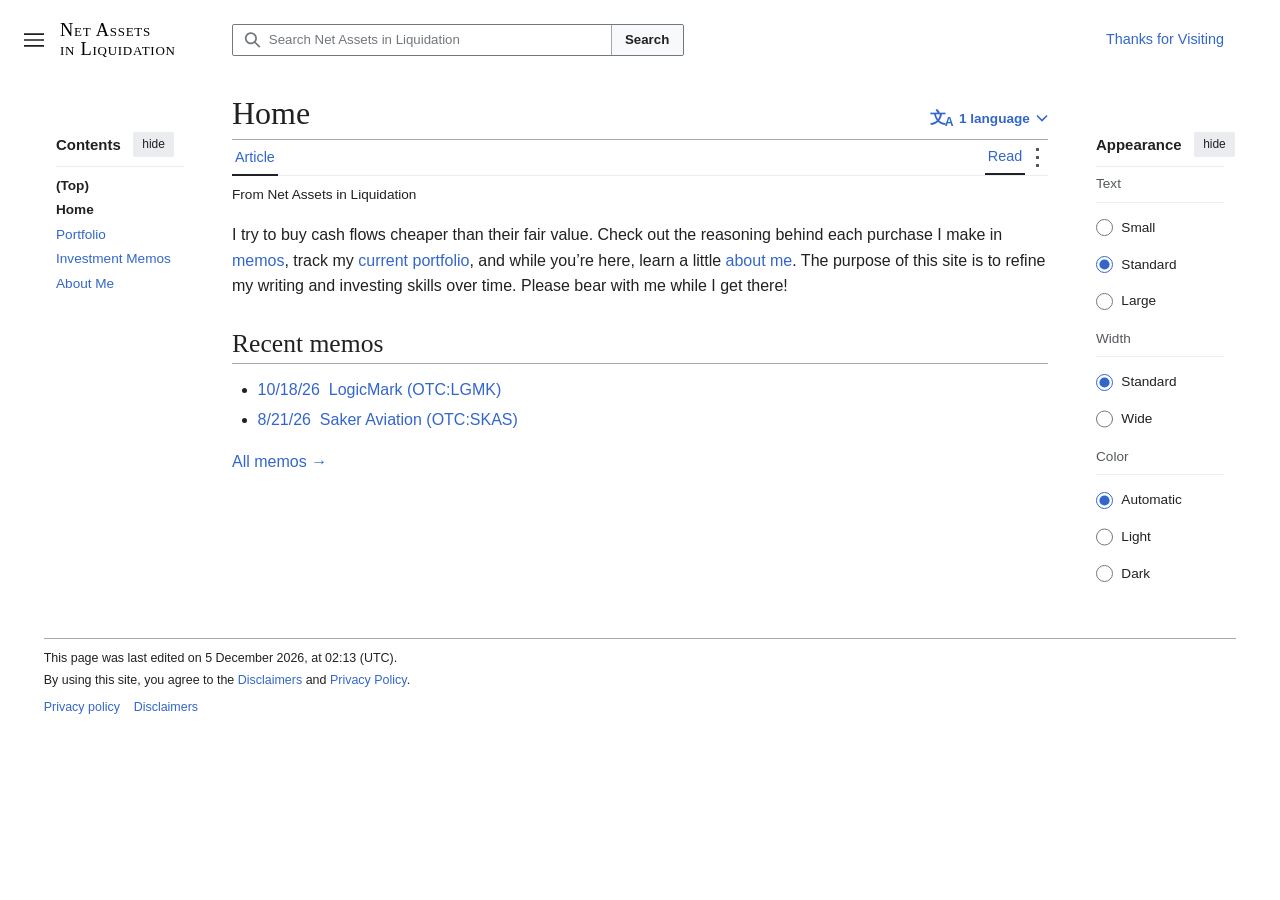
<file: index.html>
<!doctype html>
<html lang="en">
<head>
<meta charset="utf-8">
<meta name="viewport" content="width=device-width, initial-scale=1">
<title>Net Assets in Liquidation</title>
<meta name="description" content="Essays, investment memos and portfolio of Karate Loner Xi.">
<link rel="icon" href="assets/favicon.ico?v=11" type="image/x-icon">
<link rel="stylesheet" href="css/style.css?v=38571c">
<script src="js/main.js?v=898658"></script>
</head>
<body data-root="" data-page="home">
<main>
<h1>Home</h1>
<p>I try to buy cash flows cheaper than their fair value. Check out the reasoning behind each purchase I make in <a href="memos/index.html">memos</a>, track my <a href="portfolio.html">current portfolio</a>, and while you&rsquo;re here, learn a little <a href="about.html">about me</a>. The purpose of this site is to refine my writing and investing skills over time. Please bear with me while I get there!</p>

<h2>Recent memos</h2>
<ul class="index" data-memos data-limit="2"></ul>
<p><a href="memos/index.html">All memos &rarr;</a></p>
</main>

</body>
</html>
</file>
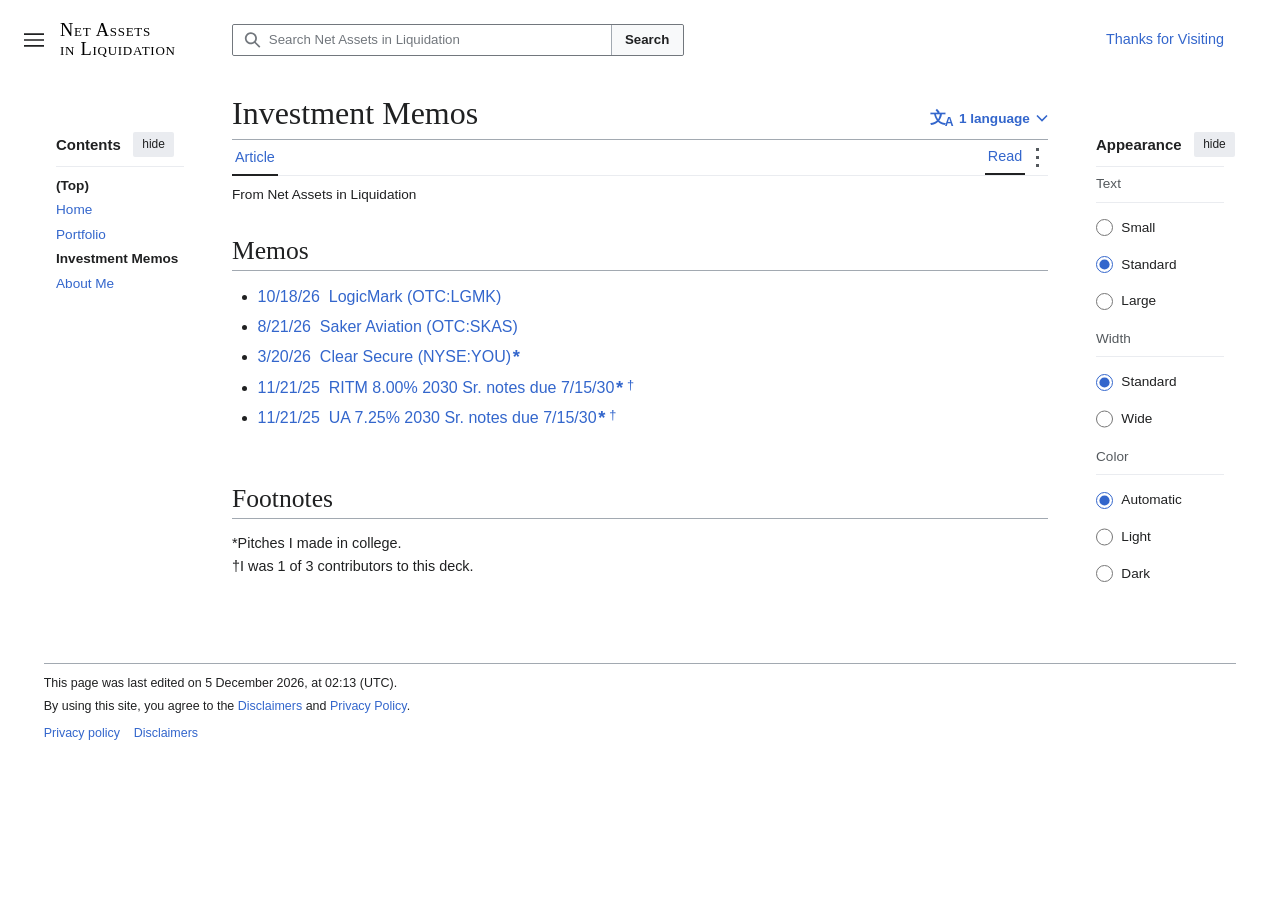
<file: memos/index.html>
<!doctype html>
<html lang="en">
<head>
<meta charset="utf-8">
<meta name="viewport" content="width=device-width, initial-scale=1">
<title>Investment Memos — Net Assets in Liquidation</title>
<meta name="description" content="Investment memos, newest first.">
<link rel="icon" href="../assets/favicon.ico?v=11" type="image/x-icon">
<link rel="stylesheet" href="../css/style.css?v=38571c">
<script src="../js/main.js?v=898658"></script>
</head>
<body data-root="../" data-page="memos">
<main>
<h1>Investment Memos</h1>
<h2>Memos</h2>
<ul class="index" data-memos></ul>

<div class="note-block">
  <h2>Footnotes</h2>
  <p id="college-note">*Pitches I made in college.</p>
  <p id="contrib-note">&dagger;I was 1 of 3 contributors to this deck.</p>
</div>
</main>

</body>
</html>
</file>
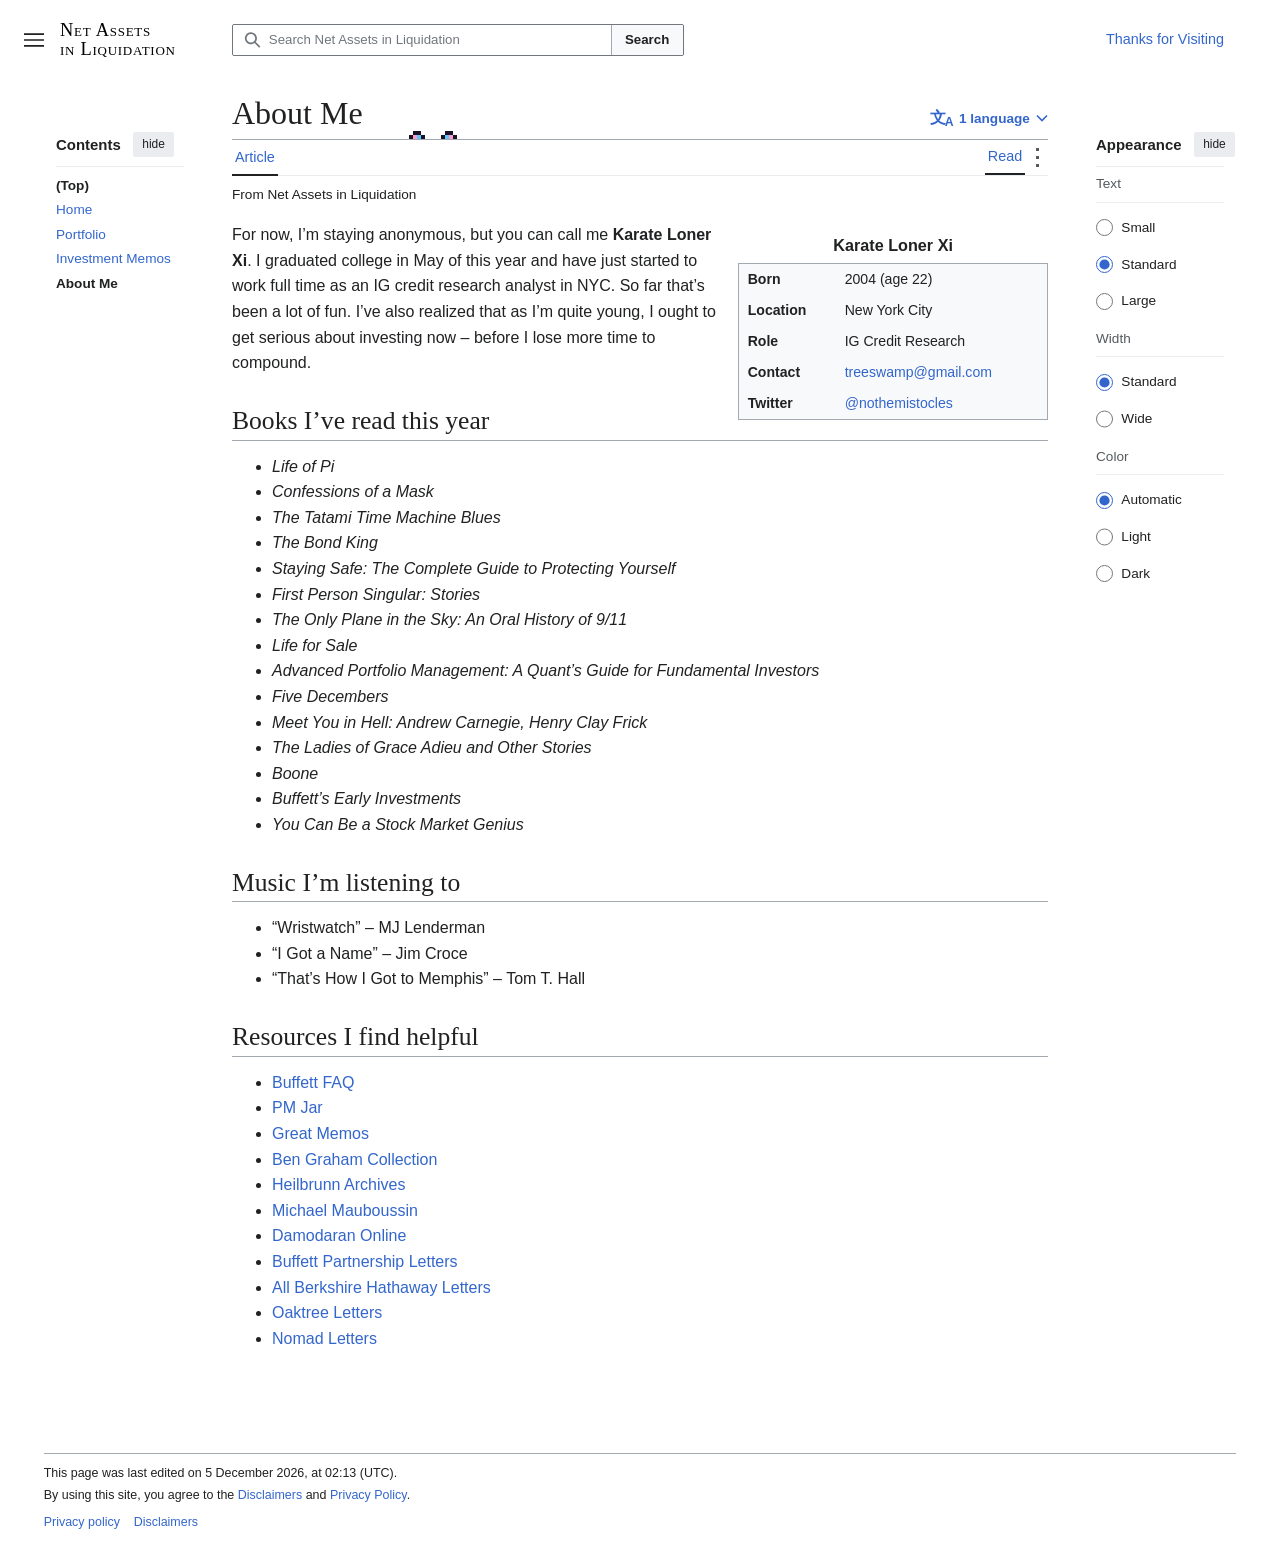
<file: about.html>
<!doctype html>
<html lang="en">
<head>
<meta charset="utf-8">
<meta name="viewport" content="width=device-width, initial-scale=1">
<title>About Me — Net Assets in Liquidation</title>
<meta name="description" content="About Karate Loner Xi.">
<link rel="icon" href="assets/favicon.ico?v=11" type="image/x-icon">
<link rel="stylesheet" href="css/style.css?v=38571c">
<script src="js/main.js?v=898658"></script>
<script src="js/piixpal.min.js" defer></script>
</head>
<body data-root="" data-page="about">
<main>
<h1>About Me<span class="rule-anchor"><piix-pal pal="lurk"></piix-pal></span></h1>

<table class="infobox">
  <caption>Karate Loner Xi</caption>
  <tr><th>Born</th><td>2004 (age 22)</td></tr>
  <tr><th>Location</th><td>New York City</td></tr>
  <tr><th>Role</th><td>IG Credit Research</td></tr>
  <tr><th>Contact</th><td><a href="mailto:treeswamp@gmail.com">treeswamp@gmail.com</a></td></tr>
  <tr><th>Twitter</th><td><a href="https://x.com/nothemistocles">@nothemistocles</a></td></tr>
</table>

<p>For now, I&rsquo;m staying anonymous, but you can call me <b>Karate Loner Xi</b>. I graduated college in May of this year and have just started to work full time as an IG credit research analyst in NYC. So far that&rsquo;s been a lot of fun. I&rsquo;ve also realized that as I&rsquo;m quite young, I ought to get serious about investing now &ndash; before I lose more time to compound.</p>

<h2 id="books">Books I&rsquo;ve read this year</h2>
<ul>
  <li><i>Life of Pi</i></li>
  <li><i>Confessions of a Mask</i></li>
  <li><i>The Tatami Time Machine Blues</i></li>
  <li><i>The Bond King</i></li>
  <li><i>Staying Safe: The Complete Guide to Protecting Yourself</i></li>
  <li><i>First Person Singular: Stories</i></li>
  <li><i>The Only Plane in the Sky: An Oral History of 9/11</i></li>
  <li><i>Life for Sale</i></li>
  <li><i>Advanced Portfolio Management: A Quant&rsquo;s Guide for Fundamental Investors</i></li>
  <li><i>Five Decembers</i></li>
  <li><i>Meet You in Hell: Andrew Carnegie, Henry Clay Frick</i></li>
  <li><i>The Ladies of Grace Adieu and Other Stories</i></li>
  <li><i>Boone</i></li>
  <li><i>Buffett&rsquo;s Early Investments</i></li>
  <li><i>You Can Be a Stock Market Genius</i></li>
</ul>

<h2 id="music">Music I&rsquo;m listening to</h2>
<ul>
  <li>&ldquo;Wristwatch&rdquo; &ndash; MJ Lenderman</li>
  <li>&ldquo;I Got a Name&rdquo; &ndash; Jim Croce</li>
  <li>&ldquo;That&rsquo;s How I Got to Memphis&rdquo; &ndash; Tom T. Hall</li>
</ul>

<h2 id="resources">Resources I find helpful</h2>
<ul>
  <li><a href="https://buffettfaq.com/">Buffett FAQ</a></li>
  <li><a href="http://www.pmjar.com/">PM Jar</a></li>
  <li><a href="https://greatmemos.com/">Great Memos</a></li>
  <li><a href="https://www.ivey.uwo.ca/bengrahaminvesting/resources/ben-graham-collection/">Ben Graham Collection</a></li>
  <li><a href="https://business.columbia.edu/heilbrunn/resources/archives">Heilbrunn Archives</a></li>
  <li><a href="https://www.michaelmauboussin.com/#writing">Michael Mauboussin</a></li>
  <li><a href="https://pages.stern.nyu.edu/~adamodar/">Damodaran Online</a></li>
  <li><a href="assets/letters/buffett-partnership-letters.pdf">Buffett Partnership Letters</a></li>
  <li><a href="assets/letters/berkshire-hathaway-letters.pdf">All Berkshire Hathaway Letters</a></li>
  <li><a href="assets/letters/oaktree.pdf">Oaktree Letters</a></li>
  <li><a href="assets/letters/nomad-letters.pdf">Nomad Letters</a></li>
</ul>
</main>

</body>
</html>
</file>
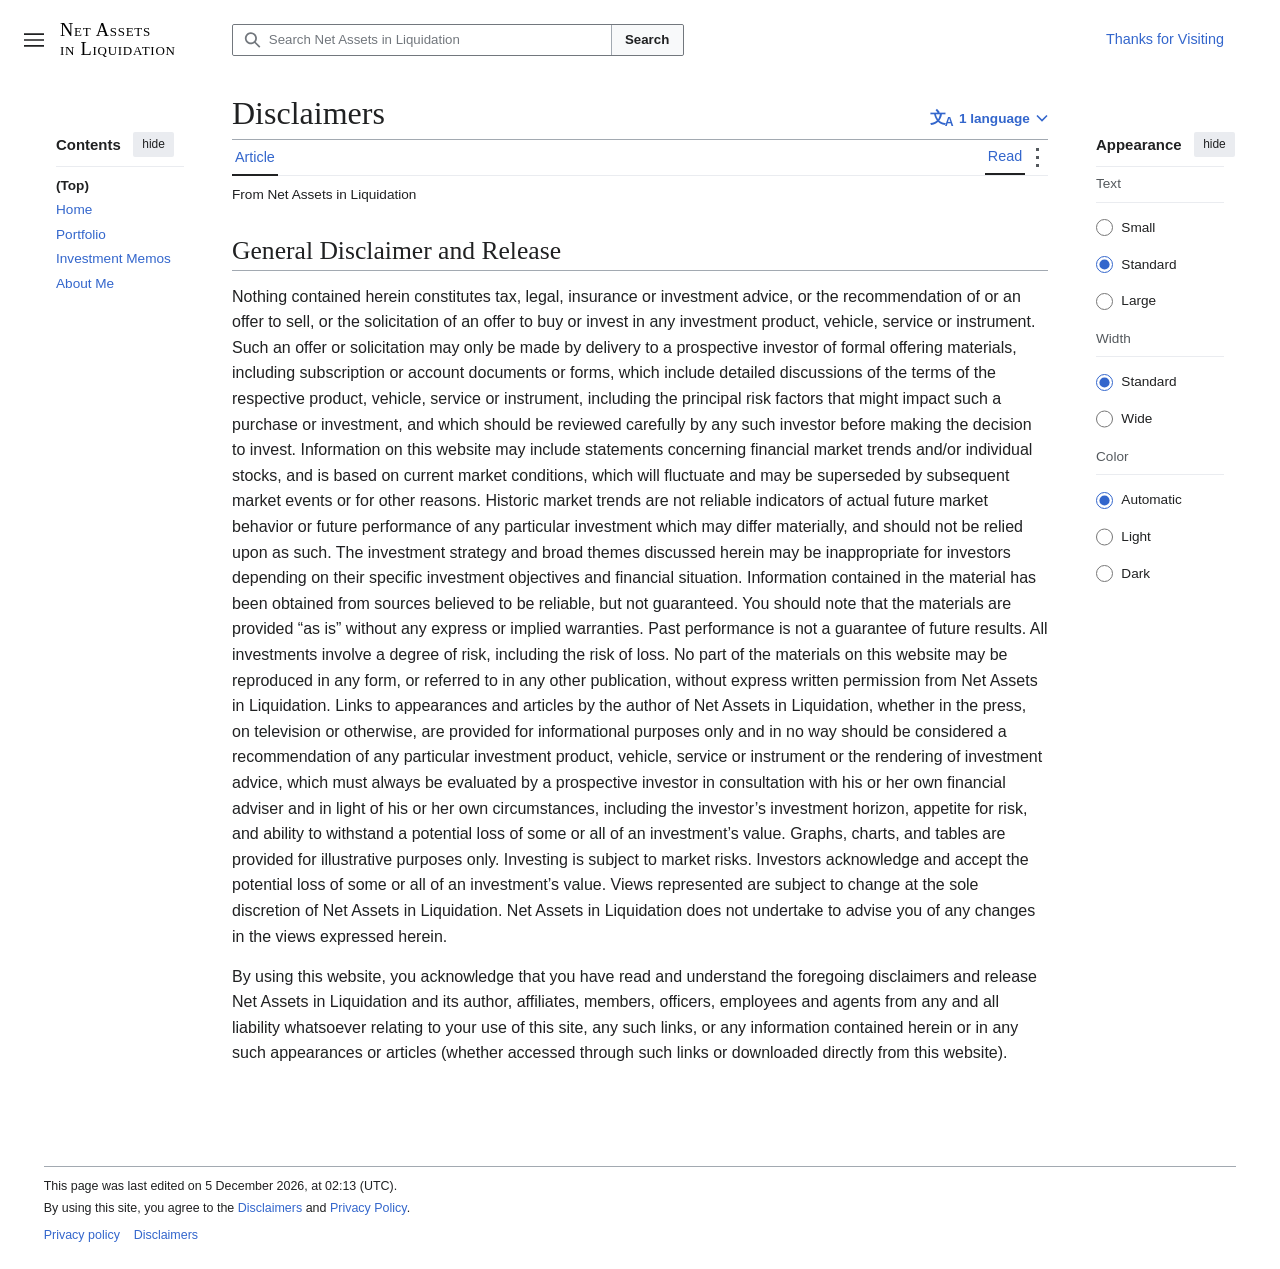
<file: disclaimer.html>
<!doctype html>
<html lang="en">
<head>
<meta charset="utf-8">
<meta name="viewport" content="width=device-width, initial-scale=1">
<title>Disclaimers — Net Assets in Liquidation</title>
<link rel="icon" href="assets/favicon.ico?v=11" type="image/x-icon">
<link rel="stylesheet" href="css/style.css?v=38571c">
<script src="js/main.js?v=898658"></script>
</head>
<body data-root="" data-page="">
<main>
<h1>Disclaimers</h1>
<h2>General Disclaimer and Release</h2>
<p>Nothing contained herein constitutes tax, legal, insurance or investment advice, or the recommendation of or an offer to sell, or the solicitation of an offer to buy or invest in any investment product, vehicle, service or instrument. Such an offer or solicitation may only be made by delivery to a prospective investor of formal offering materials, including subscription or account documents or forms, which include detailed discussions of the terms of the respective product, vehicle, service or instrument, including the principal risk factors that might impact such a purchase or investment, and which should be reviewed carefully by any such investor before making the decision to invest. Information on this website may include statements concerning financial market trends and/or individual stocks, and is based on current market conditions, which will fluctuate and may be superseded by subsequent market events or for other reasons. Historic market trends are not reliable indicators of actual future market behavior or future performance of any particular investment which may differ materially, and should not be relied upon as such. The investment strategy and broad themes discussed herein may be inappropriate for investors depending on their specific investment objectives and financial situation. Information contained in the material has been obtained from sources believed to be reliable, but not guaranteed. You should note that the materials are provided “as is” without any express or implied warranties. Past performance is not a guarantee of future results. All investments involve a degree of risk, including the risk of loss. No part of the materials on this website may be reproduced in any form, or referred to in any other publication, without express written permission from Net Assets in Liquidation. Links to appearances and articles by the author of Net Assets in Liquidation, whether in the press, on television or otherwise, are provided for informational purposes only and in no way should be considered a recommendation of any particular investment product, vehicle, service or instrument or the rendering of investment advice, which must always be evaluated by a prospective investor in consultation with his or her own financial adviser and in light of his or her own circumstances, including the investor’s investment horizon, appetite for risk, and ability to withstand a potential loss of some or all of an investment’s value. Graphs, charts, and tables are provided for illustrative purposes only. Investing is subject to market risks. Investors acknowledge and accept the potential loss of some or all of an investment’s value. Views represented are subject to change at the sole discretion of Net Assets in Liquidation. Net Assets in Liquidation does not undertake to advise you of any changes in the views expressed herein.</p>
<p>By using this website, you acknowledge that you have read and understand the foregoing disclaimers and release Net Assets in Liquidation and its author, affiliates, members, officers, employees and agents from any and all liability whatsoever relating to your use of this site, any such links, or any information contained herein or in any such appearances or articles (whether accessed through such links or downloaded directly from this website).</p>
</main>
</body>
</html>
</file>
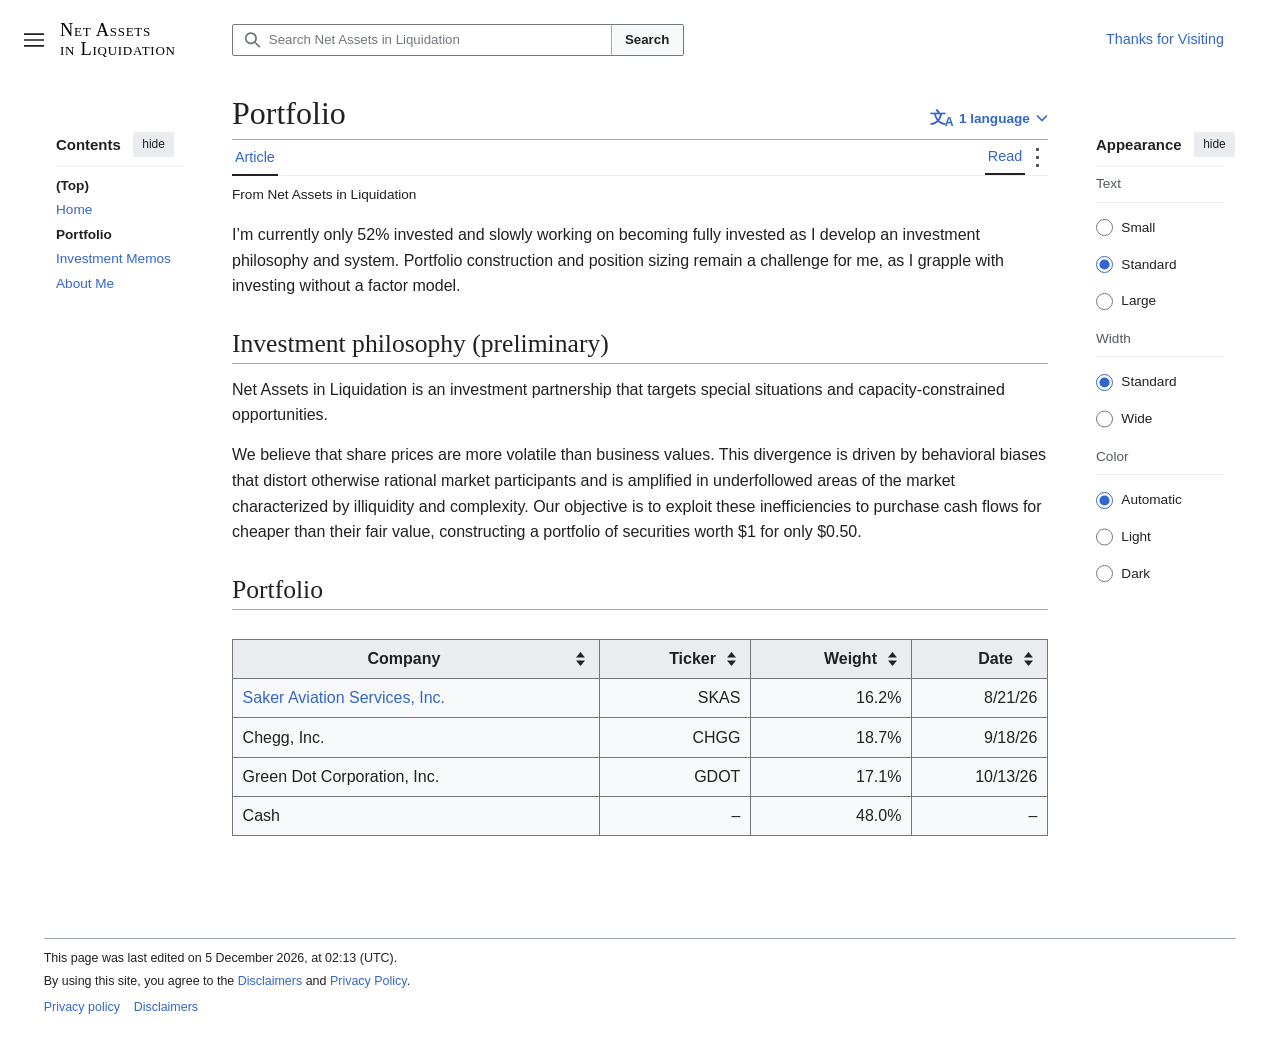
<file: portfolio.html>
<!doctype html>
<html lang="en">
<head>
<meta charset="utf-8">
<meta name="viewport" content="width=device-width, initial-scale=1">
<title>Portfolio — Net Assets in Liquidation</title>
<meta name="description" content="Companies invested in and projects built.">
<link rel="icon" href="assets/favicon.ico?v=11" type="image/x-icon">
<link rel="stylesheet" href="css/style.css?v=38571c">
<script src="js/main.js?v=898658"></script>
</head>
<body data-root="" data-page="portfolio">
<main>
<h1>Portfolio</h1>
<p>I&rsquo;m currently only 52% invested and slowly working on becoming fully invested as I develop an investment philosophy and system. Portfolio construction and position sizing remain a challenge for me, as I grapple with investing without a factor model.</p>

<h2>Investment philosophy (preliminary)</h2>
<p>Net Assets in Liquidation is an investment partnership that targets special situations and capacity-constrained opportunities.</p>
<p>We believe that share prices are more volatile than business values. This divergence is driven by behavioral biases that distort otherwise rational market participants and is amplified in underfollowed areas of the market characterized by illiquidity and complexity. Our objective is to exploit these inefficiencies to purchase cash flows for cheaper than their fair value, constructing a portfolio of securities worth $1 for only $0.50.</p>

<h2>Portfolio</h2>
<div class="table-wrap">
<table class="data">
  <thead><tr><th>Company</th><th>Ticker</th><th>Weight</th><th>Date</th></tr></thead>
  <tbody>
    <tr><td><a href="memos/saker-aviation.html">Saker Aviation Services, Inc.</a></td><td>SKAS</td><td>16.2%</td><td>8/21/26</td></tr>
    <tr><td>Chegg, Inc.</td><td>CHGG</td><td>18.7%</td><td>9/18/26</td></tr>
    <tr><td>Green Dot Corporation, Inc.</td><td>GDOT</td><td>17.1%</td><td>10/13/26</td></tr>
    <tr><td>Cash</td><td>&ndash;</td><td>48.0%</td><td>&ndash;</td></tr>
  </tbody>
</table>
</div>

</main>

</body>
</html>
</file>
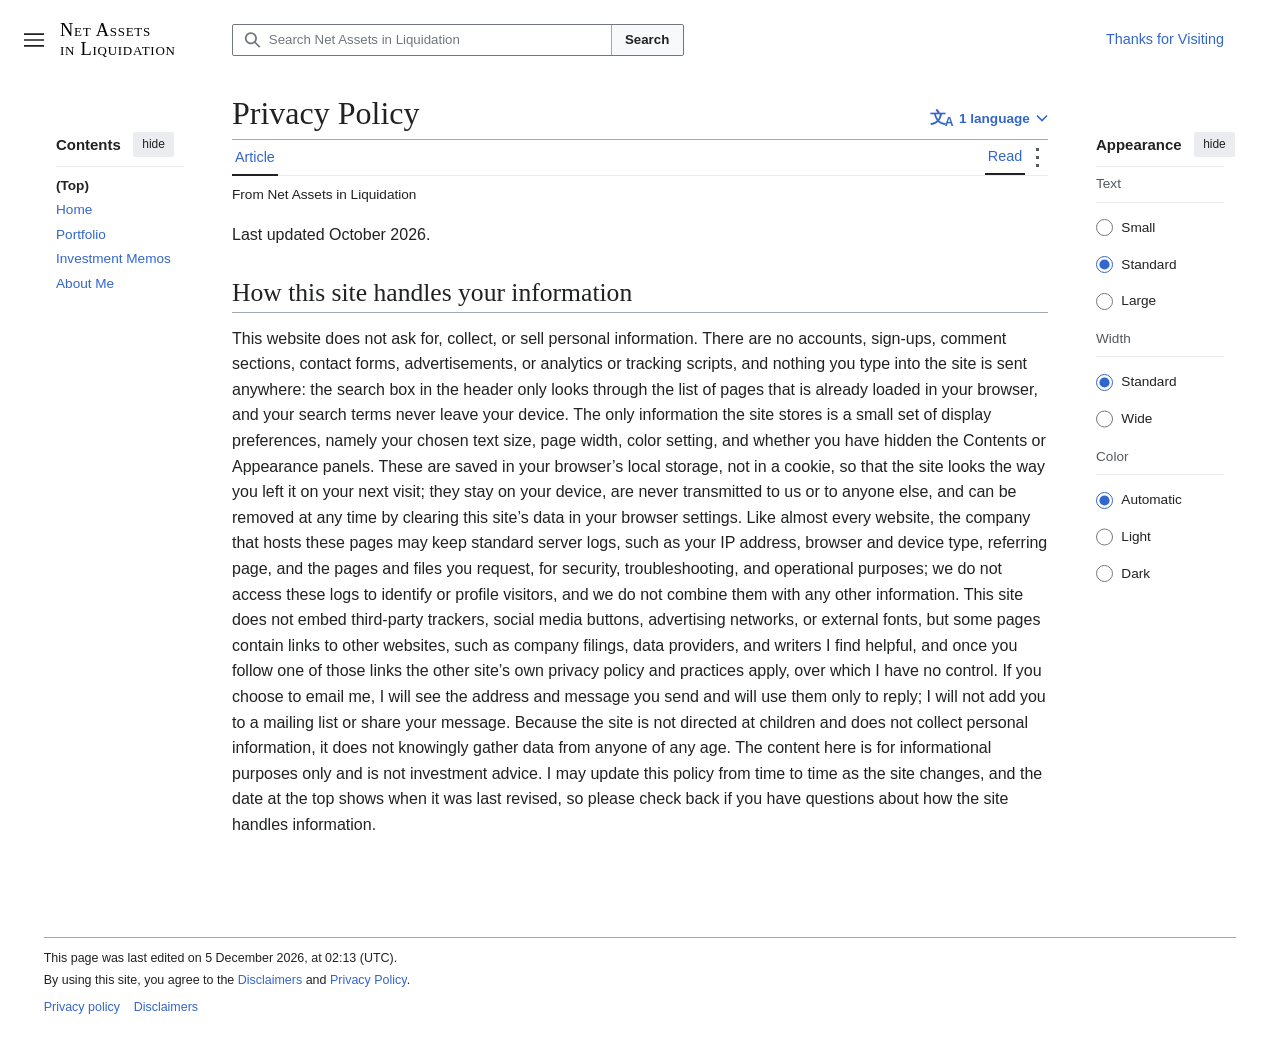
<file: privacy.html>
<!doctype html>
<html lang="en">
<head>
<meta charset="utf-8">
<meta name="viewport" content="width=device-width, initial-scale=1">
<title>Privacy Policy — Net Assets in Liquidation</title>
<link rel="icon" href="assets/favicon.ico?v=11" type="image/x-icon">
<link rel="stylesheet" href="css/style.css?v=38571c">
<script src="js/main.js?v=898658"></script>
</head>
<body data-root="" data-page="">
<main>
<h1>Privacy Policy</h1>
<p>Last updated October 2026.</p>
<h2>How this site handles your information</h2>
<p>This website does not ask for, collect, or sell personal information. There are no accounts, sign-ups, comment sections, contact forms, advertisements, or analytics or tracking scripts, and nothing you type into the site is sent anywhere: the search box in the header only looks through the list of pages that is already loaded in your browser, and your search terms never leave your device. The only information the site stores is a small set of display preferences, namely your chosen text size, page width, color setting, and whether you have hidden the Contents or Appearance panels. These are saved in your browser&rsquo;s local storage, not in a cookie, so that the site looks the way you left it on your next visit; they stay on your device, are never transmitted to us or to anyone else, and can be removed at any time by clearing this site&rsquo;s data in your browser settings. Like almost every website, the company that hosts these pages may keep standard server logs, such as your IP address, browser and device type, referring page, and the pages and files you request, for security, troubleshooting, and operational purposes; we do not access these logs to identify or profile visitors, and we do not combine them with any other information. This site does not embed third-party trackers, social media buttons, advertising networks, or external fonts, but some pages contain links to other websites, such as company filings, data providers, and writers I find helpful, and once you follow one of those links the other site&rsquo;s own privacy policy and practices apply, over which I have no control. If you choose to email me, I will see the address and message you send and will use them only to reply; I will not add you to a mailing list or share your message. Because the site is not directed at children and does not collect personal information, it does not knowingly gather data from anyone of any age. The content here is for informational purposes only and is not investment advice. I may update this policy from time to time as the site changes, and the date at the top shows when it was last revised, so please check back if you have questions about how the site handles information.</p>
</main>
</body>
</html>
</file>
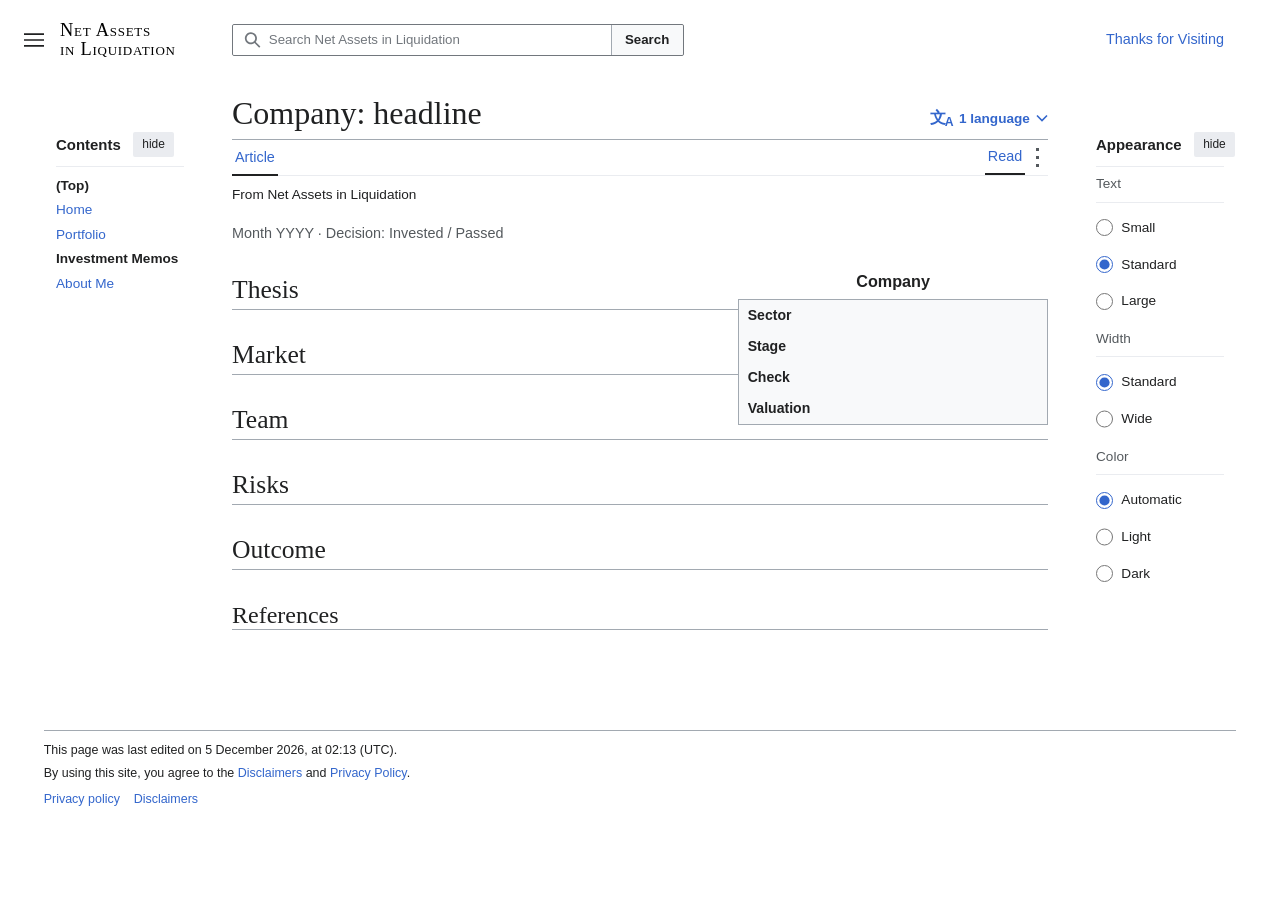
<file: memos/_template.html>
<!doctype html>
<html lang="en">
<head>
<meta charset="utf-8">
<meta name="viewport" content="width=device-width, initial-scale=1">
<title>Company: headline — Net Assets in Liquidation</title>
<meta name="description" content="One-sentence summary of the memo.">
<link rel="icon" href="../assets/favicon.ico?v=11" type="image/x-icon">
<link rel="stylesheet" href="../css/style.css?v=38571c">
<script src="../js/main.js?v=898658"></script>
</head>
<body data-root="../" data-page="memos">
<article>
<h1>Company: headline</h1>
<p class="meta">Month YYYY &middot; Decision: Invested / Passed</p>

<table class="infobox">
  <caption>Company</caption>
  <tr><th>Sector</th><td></td></tr>
  <tr><th>Stage</th><td></td></tr>
  <tr><th>Check</th><td></td></tr>
  <tr><th>Valuation</th><td></td></tr>
</table>

<div class="toc"><strong>Contents</strong>
  <ol>
    <li><a href="#thesis">Thesis</a></li>
    <li><a href="#market">Market</a></li>
    <li><a href="#team">Team</a></li>
    <li><a href="#risks">Risks</a></li>
    <li><a href="#outcome">Outcome</a></li>
  </ol>
</div>

<h2 id="thesis">Thesis</h2>
<p></p>
<h2 id="market">Market</h2>
<p></p>
<h2 id="team">Team</h2>
<p></p>
<h2 id="risks">Risks</h2>
<p></p>
<h2 id="outcome">Outcome</h2>
<p></p>

<div class="footnotes"><ol></ol></div>
</article>

</body>
</html>
</file>
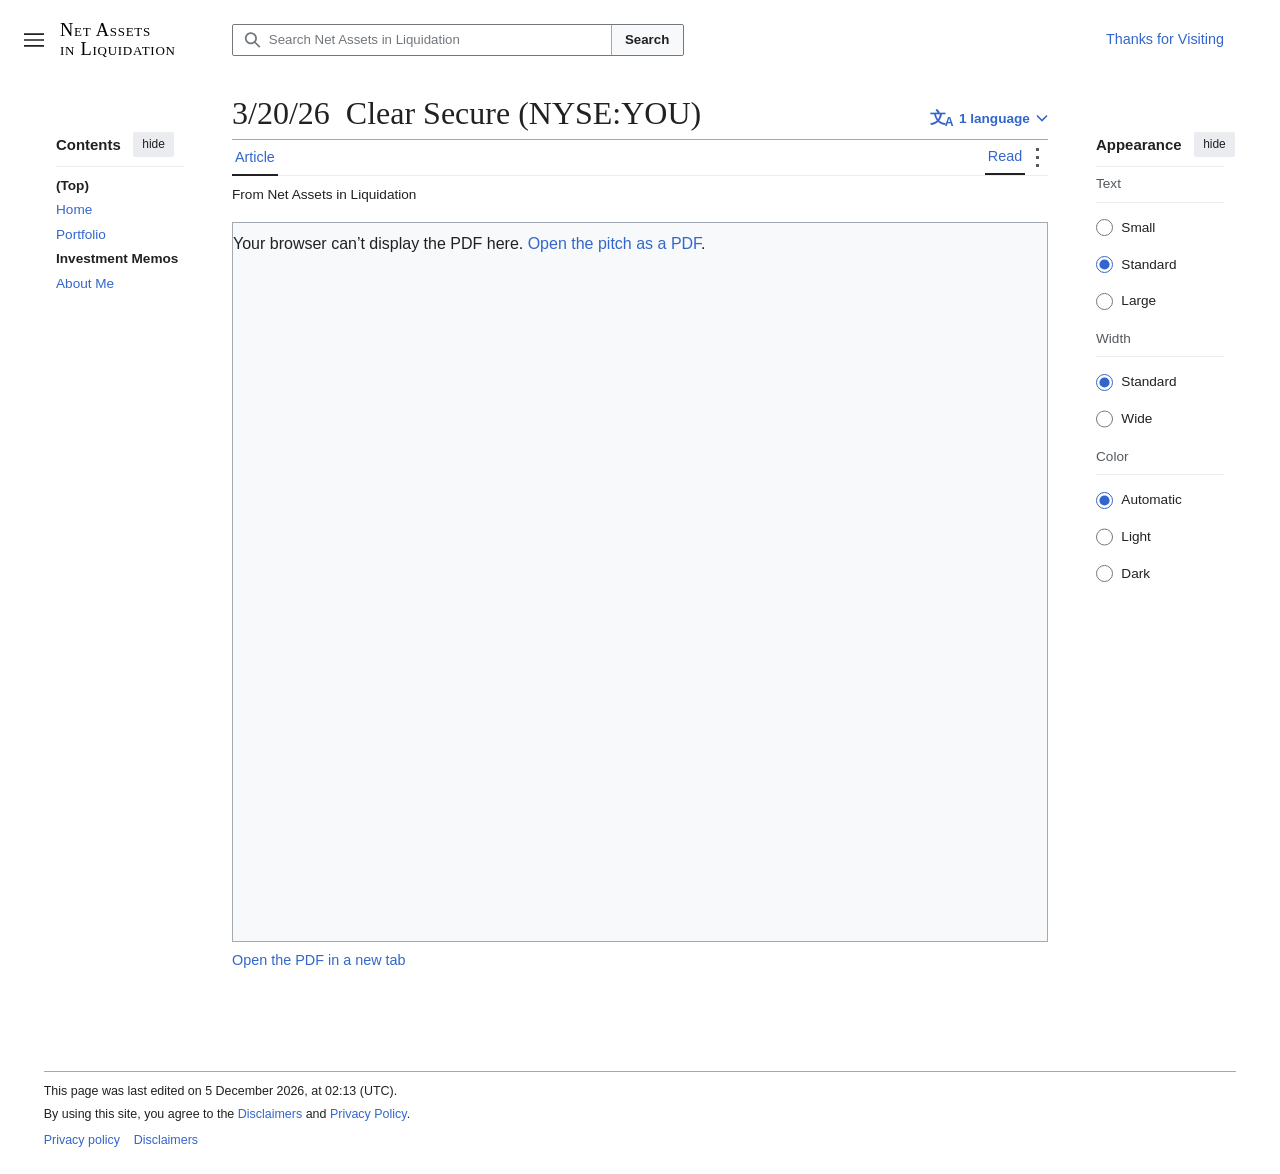
<file: memos/clear-secure.html>
<!doctype html>
<html lang="en">
<head>
<meta charset="utf-8">
<meta name="viewport" content="width=device-width, initial-scale=1">
<title>3/20/26 Clear Secure (NYSE:YOU) — Net Assets in Liquidation</title>
<meta name="description" content="College investment pitch: Sell recommendation on Clear Secure, price target $26.">
<link rel="icon" href="../assets/favicon.ico?v=11" type="image/x-icon">
<link rel="stylesheet" href="../css/style.css?v=38571c">
<script src="../js/main.js?v=898658"></script>
</head>
<body data-root="../" data-page="memos">
<article>
<h1>3/20/26&nbsp; Clear Secure (NYSE:YOU)</h1>

<object class="pdf-embed" data="../pitches/clear-secure.pdf#view=FitH" type="application/pdf" aria-label="Clear Secure investment pitch (PDF)">
  <p>Your browser can&rsquo;t display the PDF here. <a href="../pitches/clear-secure.pdf">Open the pitch as a PDF</a>.</p>
</object>
<p class="meta"><a href="../pitches/clear-secure.pdf">Open the PDF in a new tab</a></p>
</article>
</body>
</html>
</file>
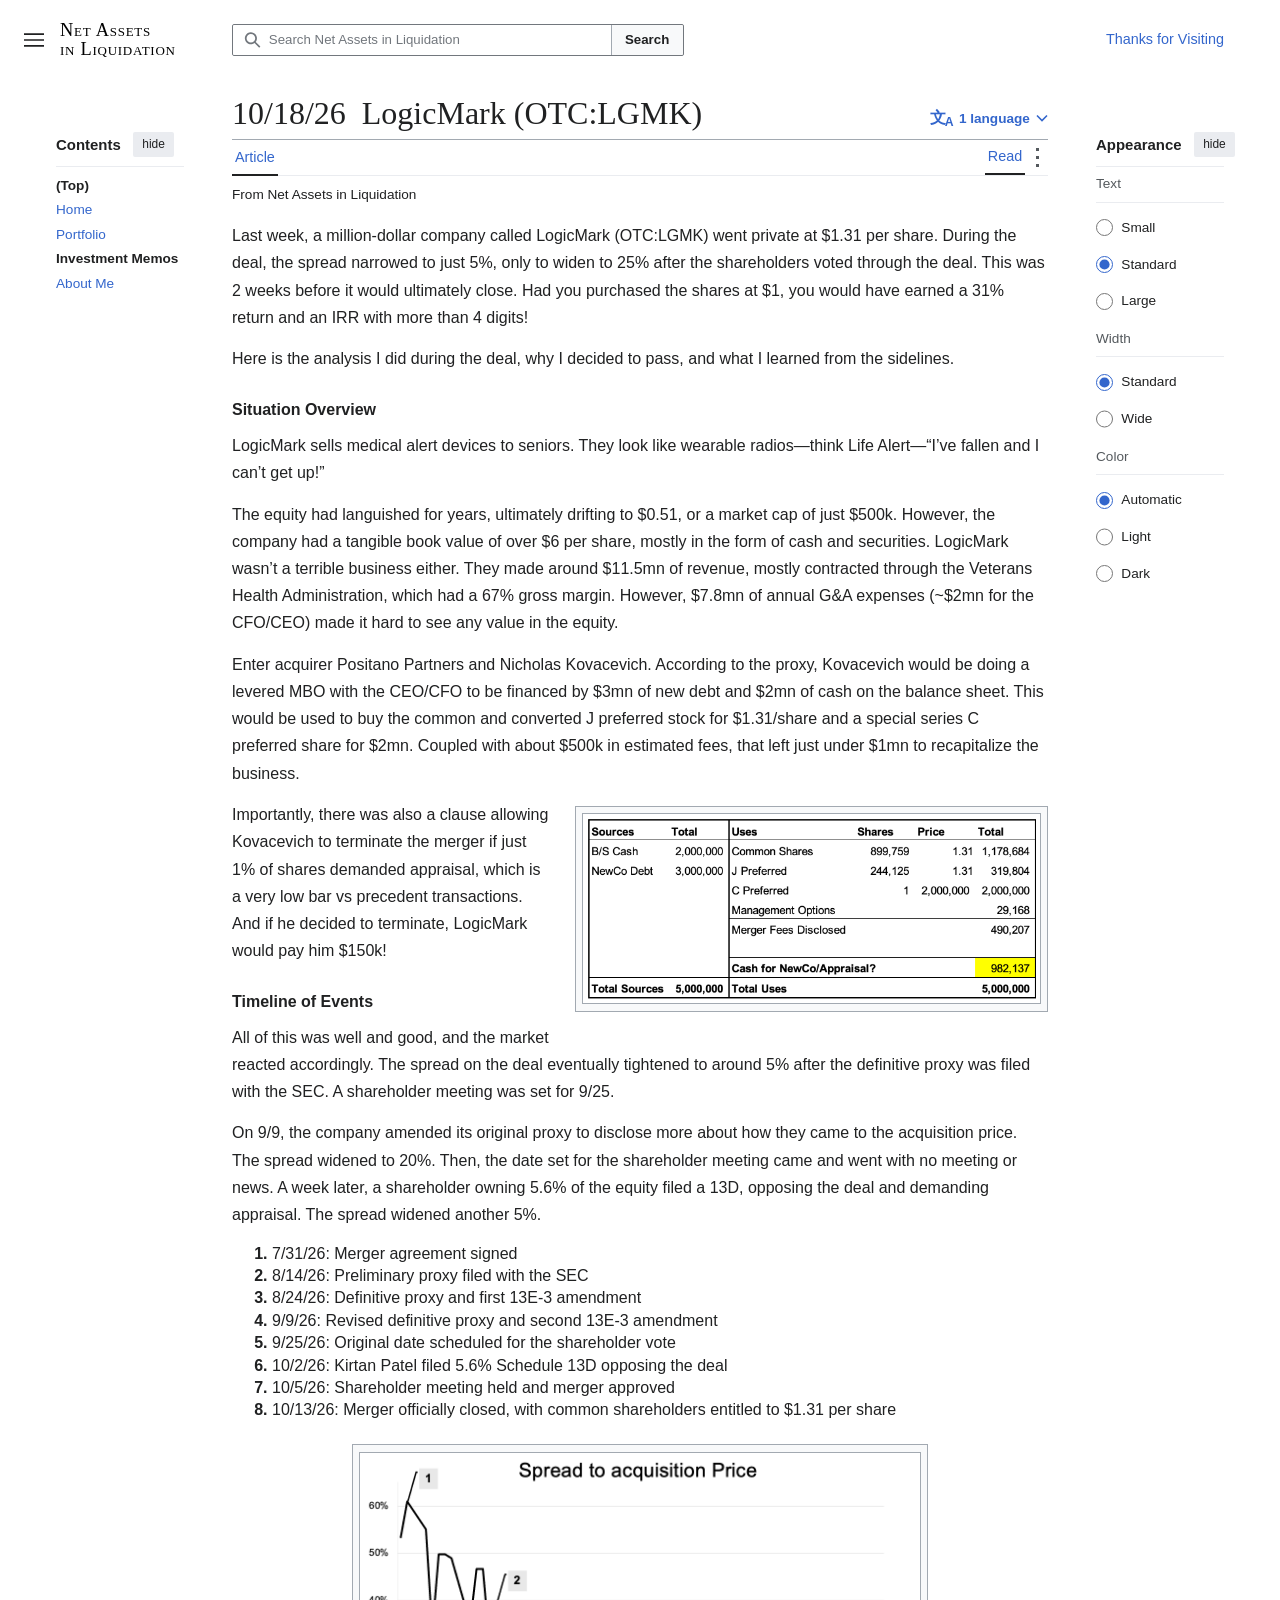
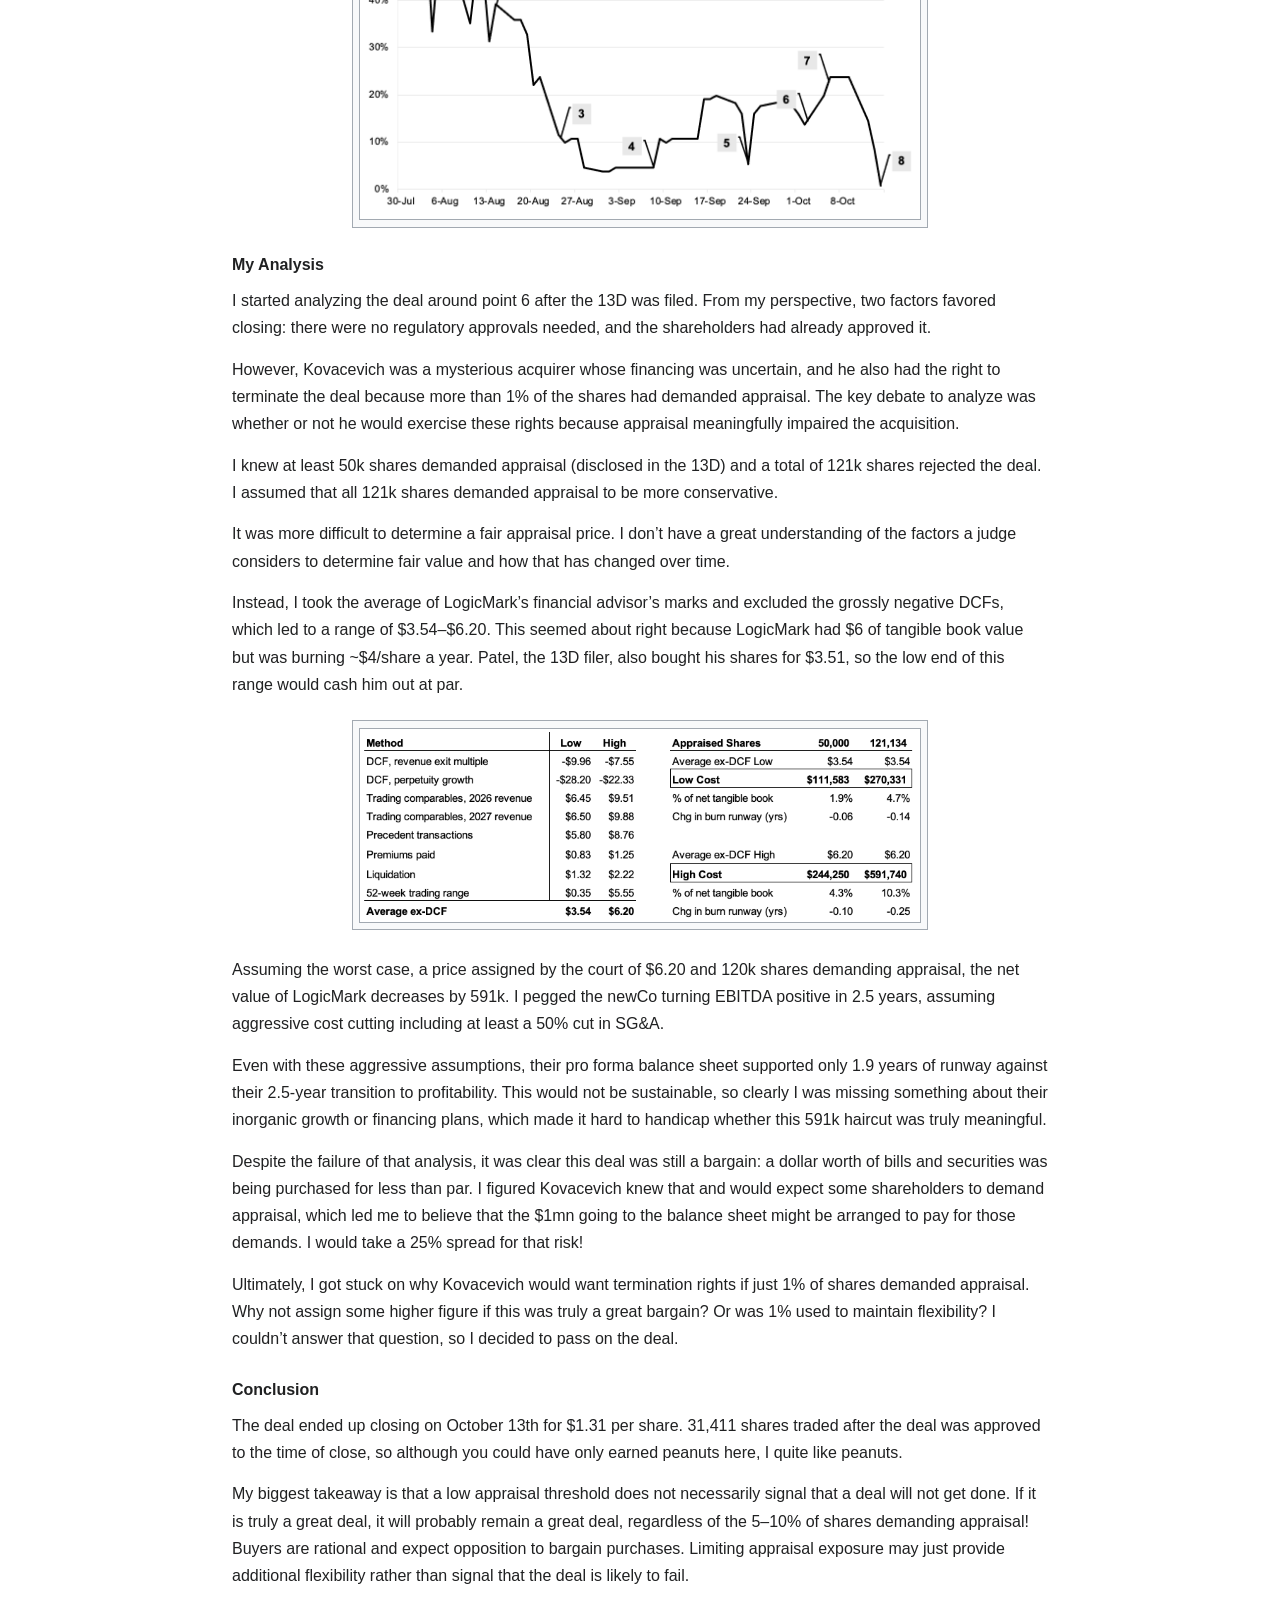
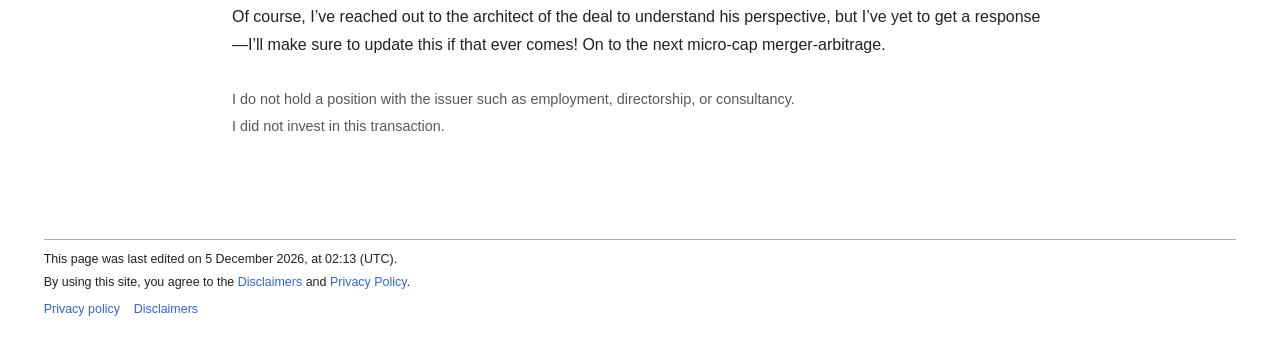
<file: memos/logicmark.html>
<!doctype html>
<html lang="en">
<head>
<meta charset="utf-8">
<meta name="viewport" content="width=device-width, initial-scale=1">
<title>10/18/26 LogicMark (OTC:LGMK) — Net Assets in Liquidation</title>
<meta name="description" content="Analysis of the LogicMark (OTC:LGMK) take-private at $1.31 per share: why I passed, and what the appraisal risk taught me.">
<link rel="icon" href="../assets/favicon.ico?v=11" type="image/x-icon">
<link rel="stylesheet" href="../css/style.css?v=38571c">
<script src="../js/main.js?v=898658"></script>
</head>
<body data-root="../" data-page="memos" data-style="readable">
<article>
<h1>10/18/26&nbsp; LogicMark (OTC:LGMK)</h1>
<p>Last week, a million-dollar company called LogicMark (OTC:LGMK) went private at $1.31 per share. During the deal, the spread narrowed to just 5%, only to widen to 25% after the shareholders voted through the deal. This was 2 weeks before it would ultimately close. Had you purchased the shares at $1, you would have earned a 31% return and an IRR with more than 4 digits!</p>

<p>Here is the analysis I did during the deal, why I decided to pass, and what I learned from the sidelines.</p>

<h2 id="situation">Situation Overview</h2>
<p>LogicMark sells medical alert devices to seniors. They look like wearable radios—think Life Alert—“I’ve fallen and I can’t get up!”</p>

<p>The equity had languished for years, ultimately drifting to $0.51, or a market cap of just $500k. However, the company had a tangible book value of over $6 per share, mostly in the form of cash and securities. LogicMark wasn’t a terrible business either. They made around $11.5mn of revenue, mostly contracted through the Veterans Health Administration, which had a 67% gross margin. However, $7.8mn of annual G&amp;A expenses (~$2mn for the CFO/CEO) made it hard to see any value in the equity.</p>

<p>Enter acquirer Positano Partners and Nicholas Kovacevich. According to the proxy, Kovacevich would be doing a levered MBO with the CEO/CFO to be financed by $3mn of new debt and $2mn of cash on the balance sheet. This would be used to buy the common and converted J preferred stock for $1.31/share and a special series C preferred share for $2mn. Coupled with about $500k in estimated fees, that left just under $1mn to recapitalize the business.</p>

<figure class="figure figure-lg">
  <img src="../assets/logicmark-sources-uses.png" alt="Sources and uses of the LogicMark buyout: $2.0mn balance sheet cash and $3.0mn NewCo debt, totaling $5.0mn. Uses are $1.18mn for 899,759 common shares at $1.31, $0.32mn for 244,125 J preferred shares at $1.31, $2.0mn for the C preferred, $29k for management options and $490k of disclosed merger fees. That leaves $982k of cash for NewCo and appraisal." width="1396" height="578">
</figure>

<p>Importantly, there was also a clause allowing Kovacevich to terminate the merger if just 1% of shares demanded appraisal, which is a very low bar vs precedent transactions. And if he decided to terminate, LogicMark would pay him $150k!</p>

<h2 id="timeline">Timeline of Events</h2>
<p>All of this was well and good, and the market reacted accordingly. The spread on the deal eventually tightened to around 5% after the definitive proxy was filed with the SEC. A shareholder meeting was set for 9/25.</p>

<p>On 9/9, the company amended its original proxy to disclose more about how they came to the acquisition price. The spread widened to 20%. Then, the date set for the shareholder meeting came and went with no meeting or news. A week later, a shareholder owning 5.6% of the equity filed a 13D, opposing the deal and demanding appraisal. The spread widened another 5%.</p>

<ol class="compact">
  <li>7/31/26: Merger agreement signed</li>
  <li>8/14/26: Preliminary proxy filed with the SEC</li>
  <li>8/24/26: Definitive proxy and first 13E-3 amendment</li>
  <li>9/9/26: Revised definitive proxy and second 13E-3 amendment</li>
  <li>9/25/26: Original date scheduled for the shareholder vote</li>
  <li>10/2/26: Kirtan Patel filed 5.6% Schedule 13D opposing the deal</li>
  <li>10/5/26: Shareholder meeting held and merger approved</li>
  <li>10/13/26: Merger officially closed, with common shareholders entitled to $1.31 per share</li>
</ol>

<figure class="figure figure-center">
  <img src="../assets/logicmark-spread.png" alt="Line chart of the spread to the $1.31 acquisition price from 30 July to mid-October 2026. The spread starts near 53%, peaks above 60% in early August, falls to about 4% by late August and early September, rises to about 20% in late September, dips to about 5% on 24 September, then falls to near 0% by the close. Numbered markers 1 to 8 match the timeline." width="1140" height="748">
</figure>

<h2 id="analysis">My Analysis</h2>
<p>I started analyzing the deal around point 6 after the 13D was filed. From my perspective, two factors favored closing: there were no regulatory approvals needed, and the shareholders had already approved it.</p>

<p>However, Kovacevich was a mysterious acquirer whose financing was uncertain, and he also had the right to terminate the deal because more than 1% of the shares had demanded appraisal. The key debate to analyze was whether or not he would exercise these rights because appraisal meaningfully impaired the acquisition.</p>

<p>I knew at least 50k shares demanded appraisal (disclosed in the 13D) and a total of 121k shares rejected the deal. I assumed that all 121k shares demanded appraisal to be more conservative.</p>

<p>It was more difficult to determine a fair appraisal price. I don’t have a great understanding of the factors a judge considers to determine fair value and how that has changed over time.</p>

<p>Instead, I took the average of LogicMark’s financial advisor’s marks and excluded the grossly negative DCFs, which led to a range of $3.54–$6.20. This seemed about right because LogicMark had $6 of tangible book value but was burning ~$4/share a year. Patel, the 13D filer, also bought his shares for $3.51, so the low end of this range would cash him out at par.</p>

<figure class="figure figure-center">
  <img src="../assets/logicmark-appraisal.png" alt="LogicMark valuation summary: fair value methods with low and high per-share ranges, from DCFs (negative) and trading comparables, precedent transactions, premiums paid, liquidation value and the 52-week range, averaging $3.54 to $6.20 once the DCFs are excluded. Appraisal cost at 50,000 and 121,134 shares, from $111,583 to $591,740." width="1582" height="546">
</figure>


<p>Assuming the worst case, a price assigned by the court of $6.20 and 120k shares demanding appraisal, the net value of LogicMark decreases by 591k. I pegged the newCo turning EBITDA positive in 2.5 years, assuming aggressive cost cutting including at least a 50% cut in SG&amp;A.</p>

<p>Even with these aggressive assumptions, their pro forma balance sheet supported only 1.9 years of runway against their 2.5-year transition to profitability. This would not be sustainable, so clearly I was missing something about their inorganic growth or financing plans, which made it hard to handicap whether this 591k haircut was truly meaningful.</p>

<p>Despite the failure of that analysis, it was clear this deal was still a bargain: a dollar worth of bills and securities was being purchased for less than par. I figured Kovacevich knew that and would expect some shareholders to demand appraisal, which led me to believe that the $1mn going to the balance sheet might be arranged to pay for those demands. I would take a 25% spread for that risk!</p>

<p>Ultimately, I got stuck on why Kovacevich would want termination rights if just 1% of shares demanded appraisal. Why not assign some higher figure if this was truly a great bargain? Or was 1% used to maintain flexibility? I couldn’t answer that question, so I decided to pass on the deal.</p>

<h2 id="conclusion">Conclusion</h2>
<p>The deal ended up closing on October 13th for $1.31 per share. 31,411 shares traded after the deal was approved to the time of close, so although you could have only earned peanuts here, I quite like peanuts.</p>

<p>My biggest takeaway is that a low appraisal threshold does not necessarily signal that a deal will not get done. If it is truly a great deal, it will probably remain a great deal, regardless of the 5–10% of shares demanding appraisal! Buyers are rational and expect opposition to bargain purchases. Limiting appraisal exposure may just provide additional flexibility rather than signal that the deal is likely to fail.</p>

<p>Of course, I’ve reached out to the architect of the deal to understand his perspective, but I’ve yet to get a response—I’ll make sure to update this if that ever comes! On to the next micro-cap merger-arbitrage.<br><span class="meta"><br>I do not hold a position with the issuer such as employment, directorship, or consultancy.<br>I did not invest in this transaction.</span></p>

</article>
</body>
</html>
</file>
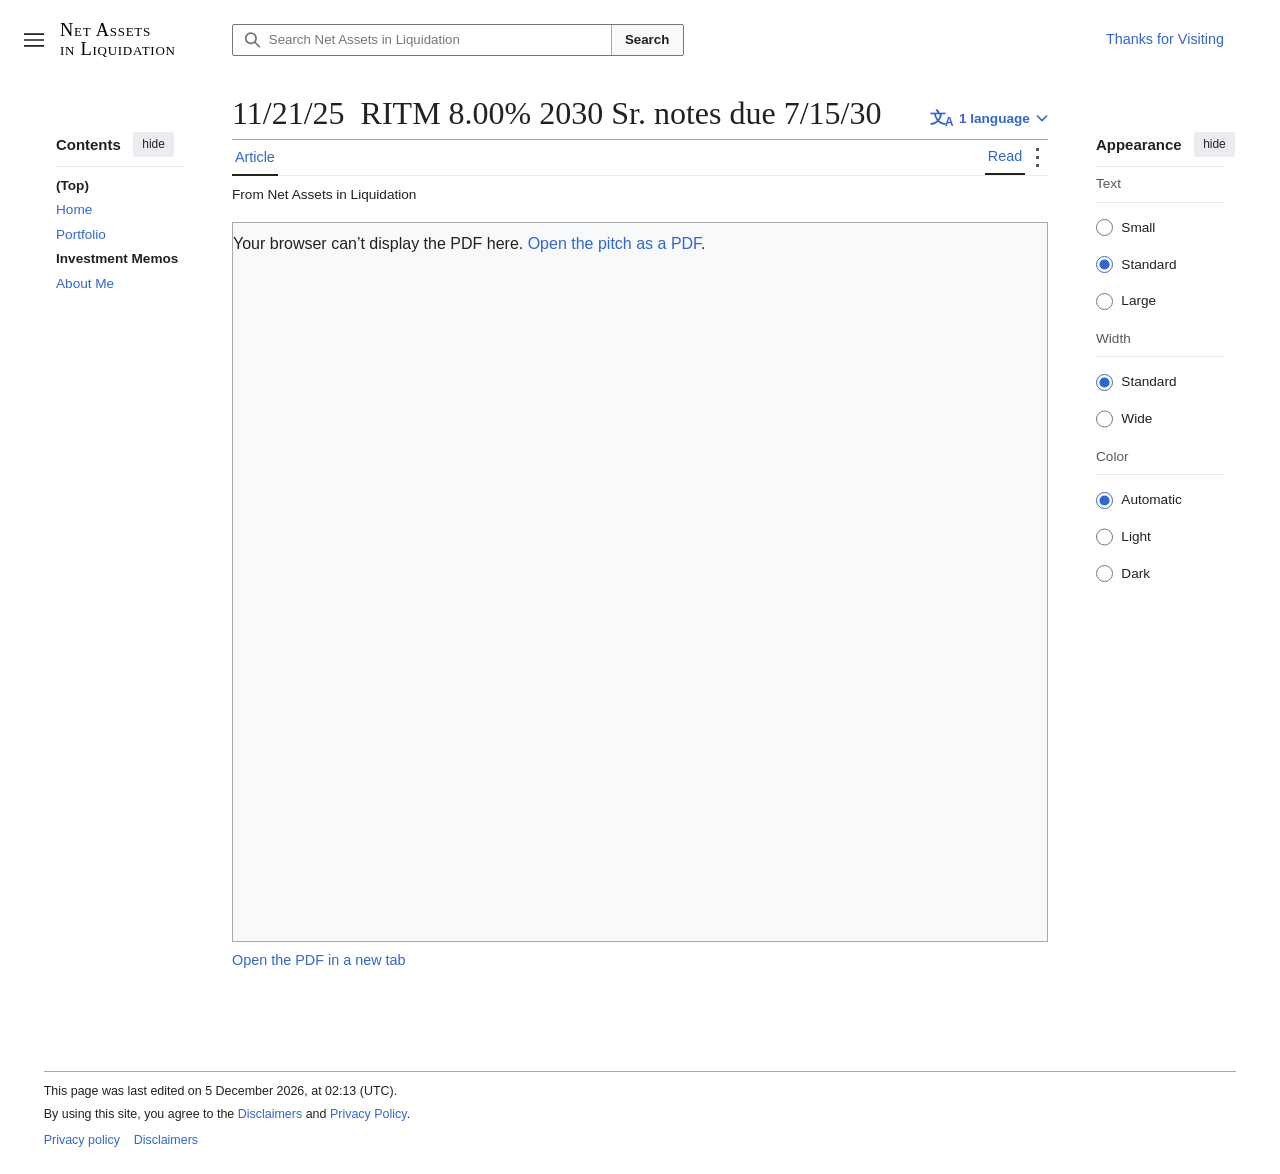
<file: memos/ritm.html>
<!doctype html>
<html lang="en">
<head>
<meta charset="utf-8">
<meta name="viewport" content="width=device-width, initial-scale=1">
<title>11/21/25 RITM 8.00% 2030 Sr. notes due 7/15/30 — Net Assets in Liquidation</title>
<meta name="description" content="College investment pitch: RITM 8.00% 2030 Sr. notes due 7/15/30.">
<link rel="icon" href="../assets/favicon.ico?v=11" type="image/x-icon">
<link rel="stylesheet" href="../css/style.css?v=38571c">
<script src="../js/main.js?v=898658"></script>
</head>
<body data-root="../" data-page="memos">
<article>
<h1>11/21/25&nbsp; RITM 8.00% 2030 Sr. notes due 7/15/30</h1>

<object class="pdf-embed" data="../pitches/ritm.pdf#view=FitH" type="application/pdf" aria-label="RITM 8.00% 2030 Sr. notes due 7/15/30 pitch (PDF)">
  <p>Your browser can&rsquo;t display the PDF here. <a href="../pitches/ritm.pdf">Open the pitch as a PDF</a>.</p>
</object>
<p class="meta"><a href="../pitches/ritm.pdf">Open the PDF in a new tab</a></p>
</article>
</body>
</html>
</file>
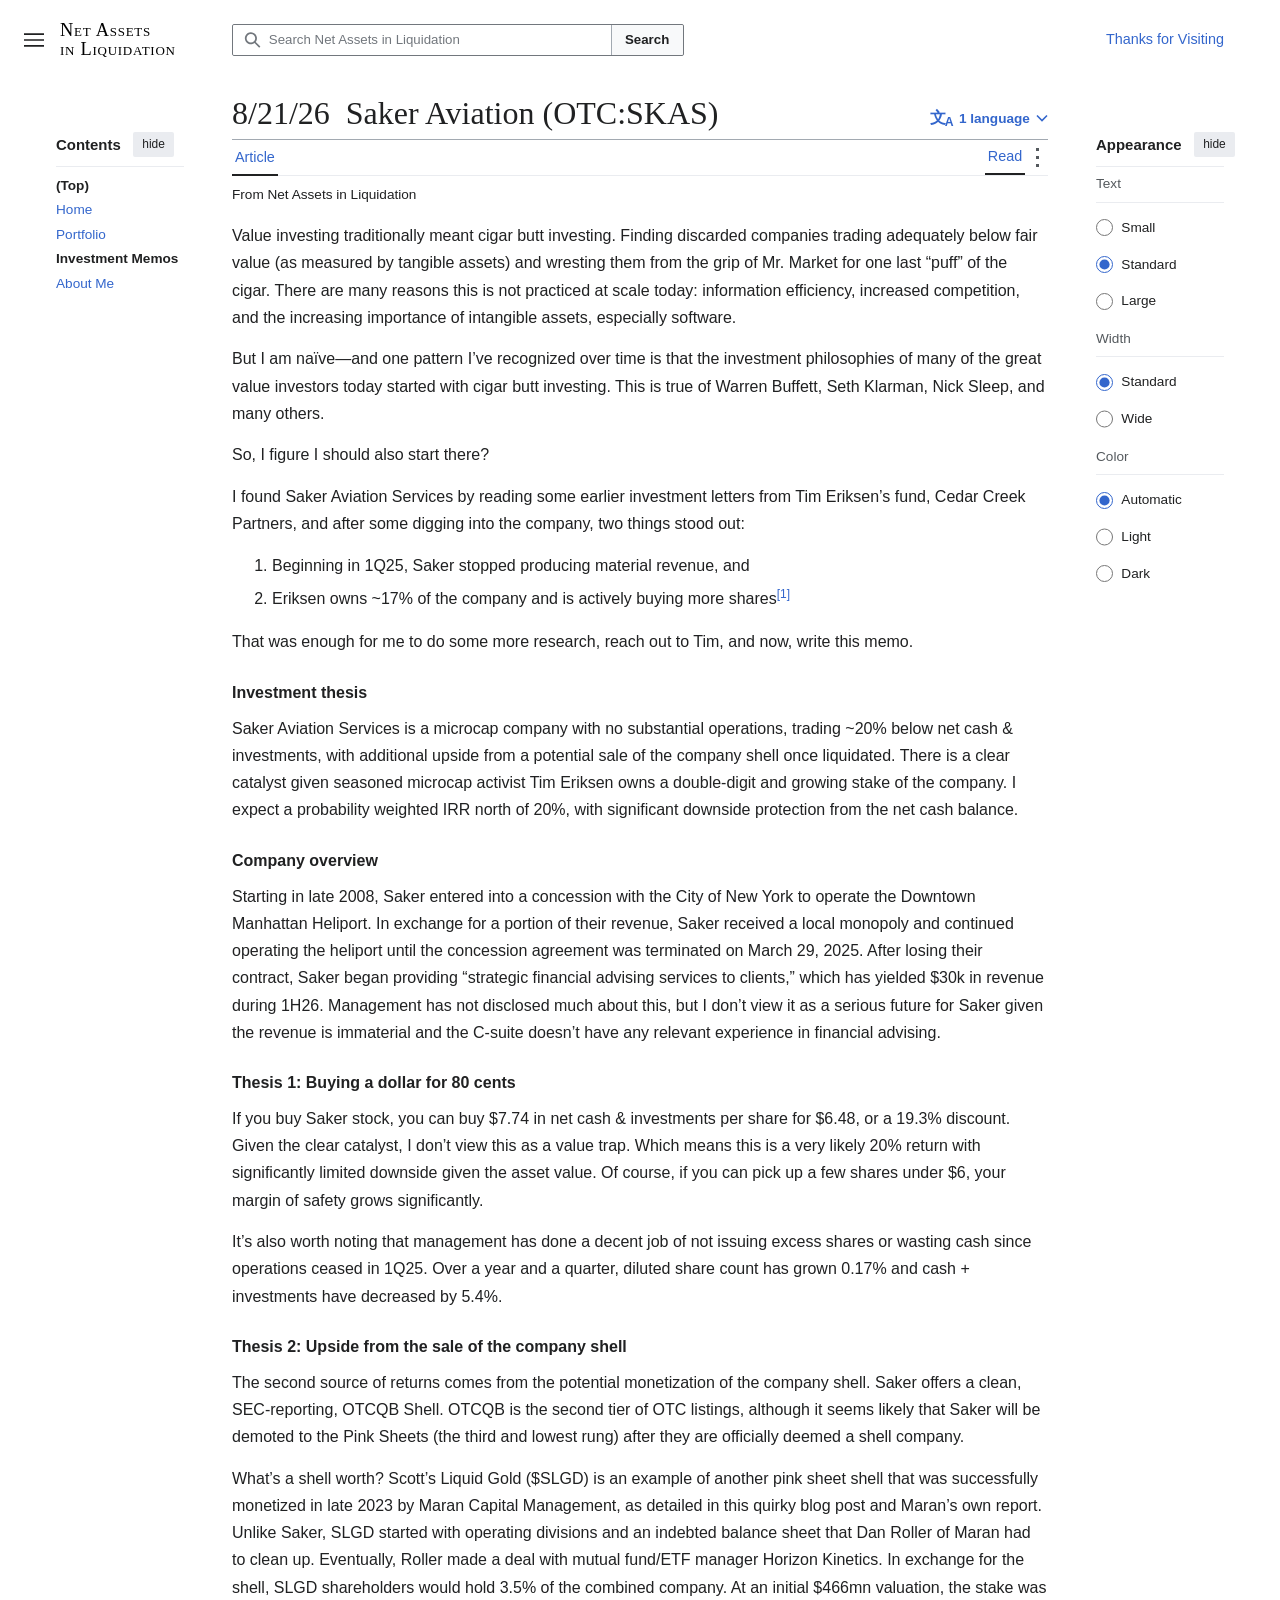
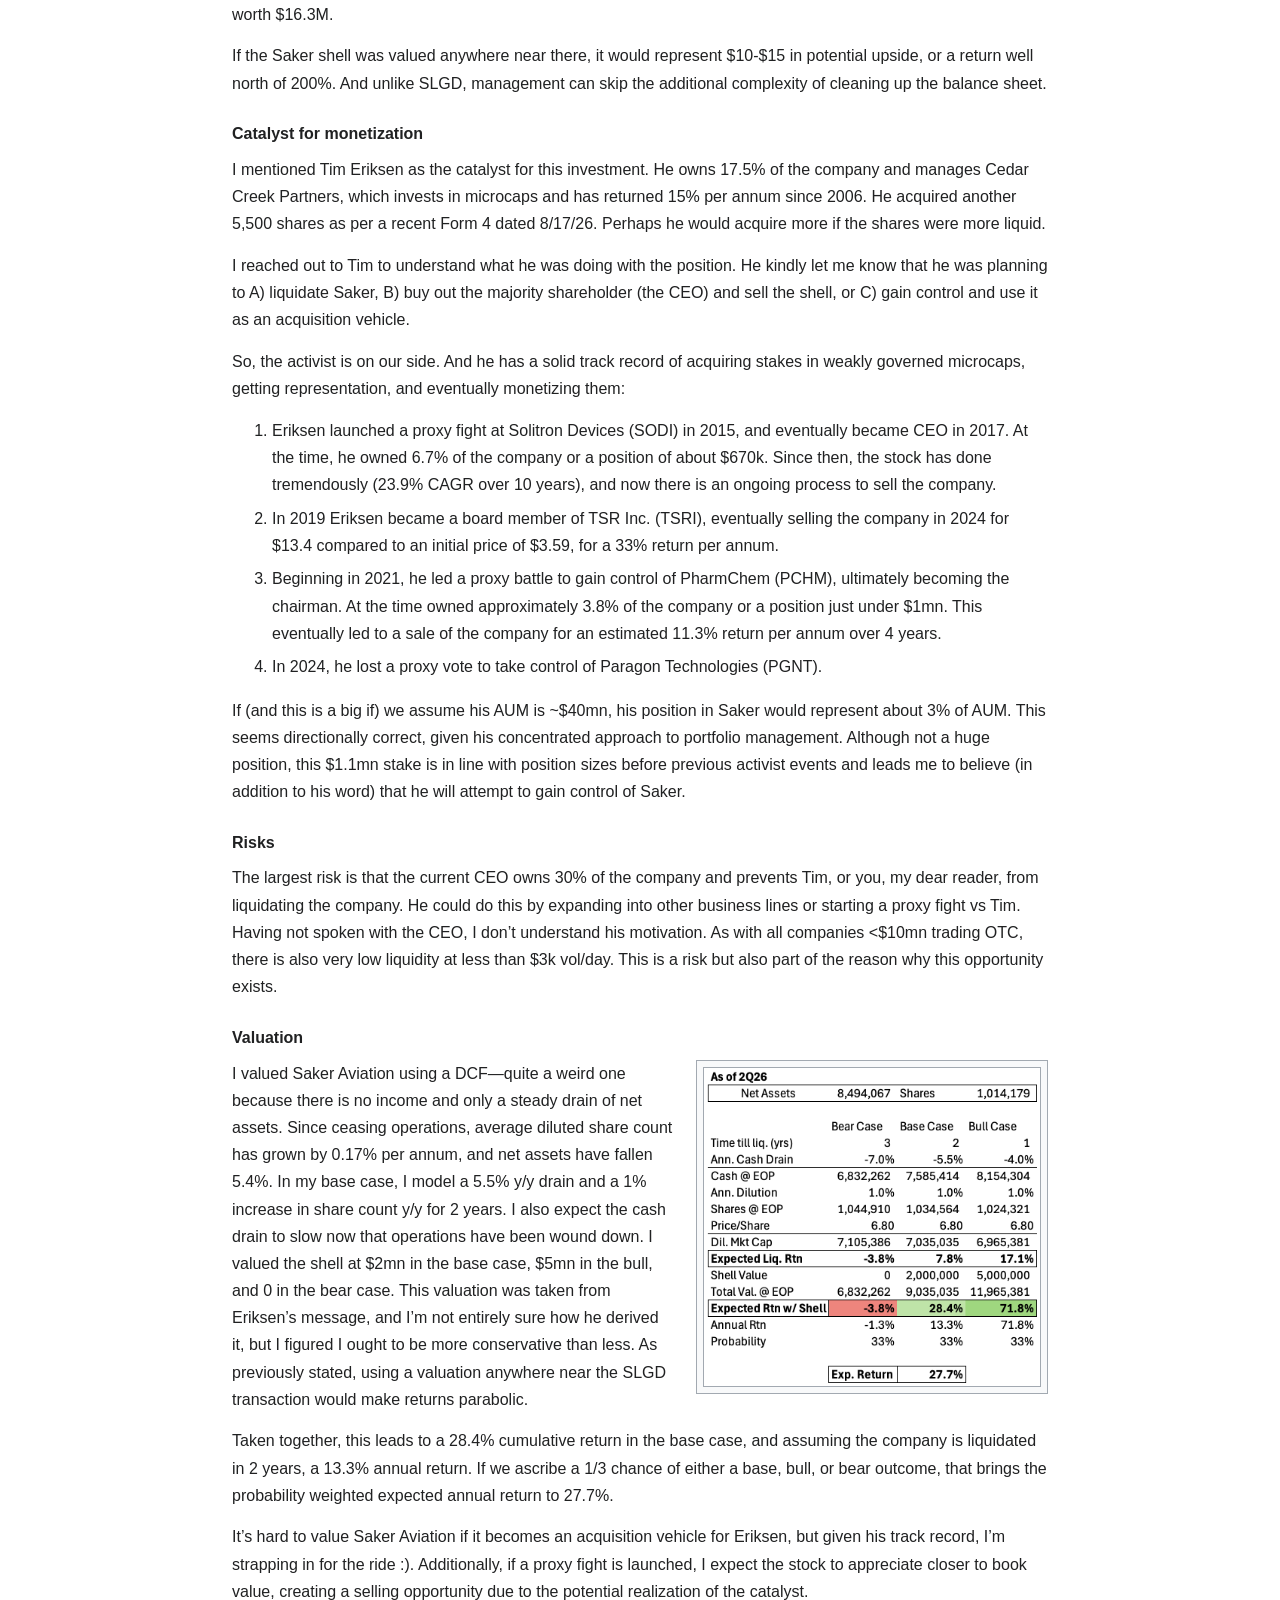
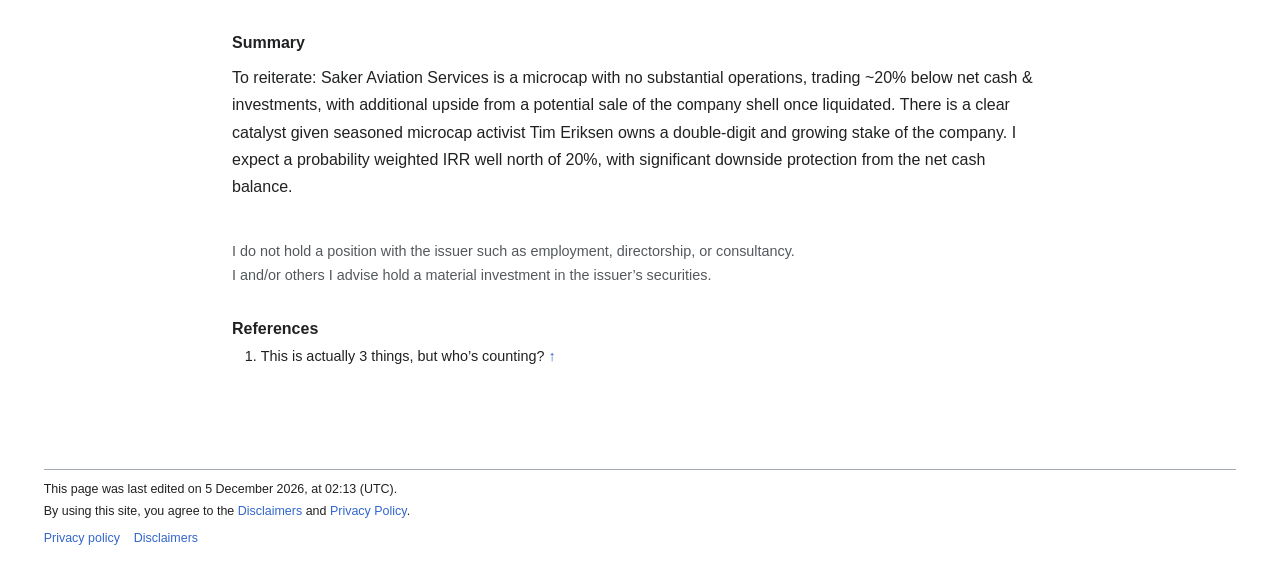
<file: memos/saker-aviation.html>
<!doctype html>
<html lang="en">
<head>
<meta charset="utf-8">
<meta name="viewport" content="width=device-width, initial-scale=1">
<title>8/21/26 Saker Aviation (OTC:SKAS) — Net Assets in Liquidation</title>
<meta name="description" content="Saker Aviation Services trades about 20% below net cash and investments, with upside from a potential shell sale and an activist owner.">
<link rel="icon" href="../assets/favicon.ico?v=11" type="image/x-icon">
<link rel="stylesheet" href="../css/style.css?v=38571c">
<script src="../js/main.js?v=898658"></script>
</head>
<body data-root="../" data-page="memos" data-style="readable">
<article>
<h1>8/21/26&nbsp; Saker Aviation (OTC:SKAS)</h1>
<p>Value investing traditionally meant cigar butt investing. Finding discarded companies trading adequately below fair value (as measured by tangible assets) and wresting them from the grip of Mr. Market for one last &ldquo;puff&rdquo; of the cigar. There are many reasons this is not practiced at scale today: information efficiency, increased competition, and the increasing importance of intangible assets, especially software.</p>

<p>But I am na&iuml;ve&mdash;and one pattern I&rsquo;ve recognized over time is that the investment philosophies of many of the great value investors today started with cigar butt investing. This is true of Warren Buffett, Seth Klarman, Nick Sleep, and many others.</p>

<p>So, I figure I should also start there?</p>

<p>I found Saker Aviation Services by reading some earlier investment letters from Tim Eriksen&rsquo;s fund, Cedar Creek Partners, and after some digging into the company, two things stood out:</p>

<ol>
  <li>Beginning in 1Q25, Saker stopped producing material revenue, and</li>
  <li>Eriksen owns ~17% of the company and is actively buying more shares<sup class="fn" id="r1"><a href="#f1">[1]</a></sup></li>
</ol>

<p>That was enough for me to do some more research, reach out to Tim, and now, write this memo.</p>

<h2 id="thesis">Investment thesis</h2>
<p>Saker Aviation Services is a microcap company with no substantial operations, trading ~20% below net cash &amp; investments, with additional upside from a potential sale of the company shell once liquidated. There is a clear catalyst given seasoned microcap activist Tim Eriksen owns a double-digit and growing stake of the company. I expect a probability weighted IRR north of 20%, with significant downside protection from the net cash balance.</p>

<h2 id="overview">Company overview</h2>
<p>Starting in late 2008, Saker entered into a concession with the City of New York to operate the Downtown Manhattan Heliport. In exchange for a portion of their revenue, Saker received a local monopoly and continued operating the heliport until the concession agreement was terminated on March 29, 2025. After losing their contract, Saker began providing &ldquo;strategic financial advising services to clients,&rdquo; which has yielded $30k in revenue during 1H26. Management has not disclosed much about this, but I don&rsquo;t view it as a serious future for Saker given the revenue is immaterial and the C-suite doesn&rsquo;t have any relevant experience in financial advising.</p>

<h2 id="thesis-1">Thesis 1: Buying a dollar for 80 cents</h2>
<p>If you buy Saker stock, you can buy $7.74 in net cash &amp; investments per share for $6.48, or a 19.3% discount. Given the clear catalyst, I don&rsquo;t view this as a value trap. Which means this is a very likely 20% return with significantly limited downside given the asset value. Of course, if you can pick up a few shares under $6, your margin of safety grows significantly.</p>
<p>It&rsquo;s also worth noting that management has done a decent job of not issuing excess shares or wasting cash since operations ceased in 1Q25. Over a year and a quarter, diluted share count has grown 0.17% and cash + investments have decreased by 5.4%.</p>

<h2 id="thesis-2">Thesis 2: Upside from the sale of the company shell</h2>
<p>The second source of returns comes from the potential monetization of the company shell. Saker offers a clean, SEC-reporting, OTCQB Shell. OTCQB is the second tier of OTC listings, although it seems likely that Saker will be demoted to the Pink Sheets (the third and lowest rung) after they are officially deemed a shell company.</p>
<p>What&rsquo;s a shell worth? Scott&rsquo;s Liquid Gold ($SLGD) is an example of another pink sheet shell that was successfully monetized in late 2023 by Maran Capital Management, as detailed in this quirky blog post and Maran&rsquo;s own report. Unlike Saker, SLGD started with operating divisions and an indebted balance sheet that Dan Roller of Maran had to clean up. Eventually, Roller made a deal with mutual fund/ETF manager Horizon Kinetics. In exchange for the shell, SLGD shareholders would hold 3.5% of the combined company. At an initial $466mn valuation, the stake was worth $16.3M.</p>
<p>If the Saker shell was valued anywhere near there, it would represent $10-$15 in potential upside, or a return well north of 200%. And unlike SLGD, management can skip the additional complexity of cleaning up the balance sheet.</p>

<h2 id="catalyst">Catalyst for monetization</h2>
<p>I mentioned Tim Eriksen as the catalyst for this investment. He owns 17.5% of the company and manages Cedar Creek Partners, which invests in microcaps and has returned 15% per annum since 2006. He acquired another 5,500 shares as per a recent Form 4 dated 8/17/26. Perhaps he would acquire more if the shares were more liquid.</p>
<p>I reached out to Tim to understand what he was doing with the position. He kindly let me know that he was planning to A) liquidate Saker, B) buy out the majority shareholder (the CEO) and sell the shell, or C) gain control and use it as an acquisition vehicle.</p>

<p>So, the activist is on our side. And he has a solid track record of acquiring stakes in weakly governed microcaps, getting representation, and eventually monetizing them:</p>

<ol>
  <li>Eriksen launched a proxy fight at Solitron Devices (SODI) in 2015, and eventually became CEO in 2017. At the time, he owned 6.7% of the company or a position of about $670k. Since then, the stock has done tremendously (23.9% CAGR over 10 years), and now there is an ongoing process to sell the company.</li>
  <li>In 2019 Eriksen became a board member of TSR Inc. (TSRI), eventually selling the company in 2024 for $13.4 compared to an initial price of $3.59, for a 33% return per annum.</li>
  <li>Beginning in 2021, he led a proxy battle to gain control of PharmChem (PCHM), ultimately becoming the chairman. At the time owned approximately 3.8% of the company or a position just under $1mn. This eventually led to a sale of the company for an estimated 11.3% return per annum over 4 years.</li>
  <li>In 2024, he lost a proxy vote to take control of Paragon Technologies (PGNT).</li>
</ol>

<p>If (and this is a big if) we assume his AUM is ~$40mn, his position in Saker would represent about 3% of AUM. This seems directionally correct, given his concentrated approach to portfolio management. Although not a huge position, this $1.1mn stake is in line with position sizes before previous activist events and leads me to believe (in addition to his word) that he will attempt to gain control of Saker.</p>

<h2 id="risks">Risks</h2>
<p>The largest risk is that the current CEO owns 30% of the company and prevents Tim, or you, my dear reader, from liquidating the company. He could do this by expanding into other business lines or starting a proxy fight vs Tim. Having not spoken with the CEO, I don&rsquo;t understand his motivation. As with all companies &lt;$10mn trading OTC, there is also very low liquidity at less than $3k vol/day. This is a risk but also part of the reason why this opportunity exists.</p>

<h2 id="valuation">Valuation</h2>
<figure class="figure">
  <img src="../assets/saker-valuation.png" alt="Saker Aviation valuation model as of 2Q26: bear, base and bull cases showing time until liquidation, cash drain, dilution, expected returns with and without shell value, and a probability-weighted expected return of 27.7%." width="892" height="846"></figure>
<p>I valued Saker Aviation using a DCF&mdash;quite a weird one because there is no income and only a steady drain of net assets. Since ceasing operations, average diluted share count has grown by 0.17% per annum, and net assets have fallen 5.4%. In my base case, I model a 5.5% y/y drain and a 1% increase in share count y/y for 2 years. I also expect the cash drain to slow now that operations have been wound down. I valued the shell at $2mn in the base case, $5mn in the bull, and 0 in the bear case. This valuation was taken from Eriksen&rsquo;s message, and I&rsquo;m not entirely sure how he derived it, but I figured I ought to be more conservative than less. As previously stated, using a valuation anywhere near the SLGD transaction would make returns parabolic.</p>
<p>Taken together, this leads to a 28.4% cumulative return in the base case, and assuming the company is liquidated in 2 years, a 13.3% annual return. If we ascribe a 1/3 chance of either a base, bull, or bear outcome, that brings the probability weighted expected annual return to 27.7%.</p>
<p>It&rsquo;s hard to value Saker Aviation if it becomes an acquisition vehicle for Eriksen, but given his track record, I&rsquo;m strapping in for the ride :). Additionally, if a proxy fight is launched, I expect the stock to appreciate closer to book value, creating a selling opportunity due to the potential realization of the catalyst.</p>

<h2 id="summary">Summary</h2>
<p>To reiterate: Saker Aviation Services is a microcap with no substantial operations, trading ~20% below net cash &amp; investments, with additional upside from a potential sale of the company shell once liquidated. There is a clear catalyst given seasoned microcap activist Tim Eriksen owns a double-digit and growing stake of the company. I expect a probability weighted IRR well north of 20%, with significant downside protection from the net cash balance.</p>

<p class="meta"><br>I do not hold a position with the issuer such as employment, directorship, or consultancy.<br>I and/or others I advise hold a material investment in the issuer&rsquo;s securities.</p>

<div class="footnotes"><ol><li id="f1">This is actually 3 things, but who&rsquo;s counting? <a href="#r1">&uarr;</a></li></ol></div>
</article>
</body>
</html>
</file>
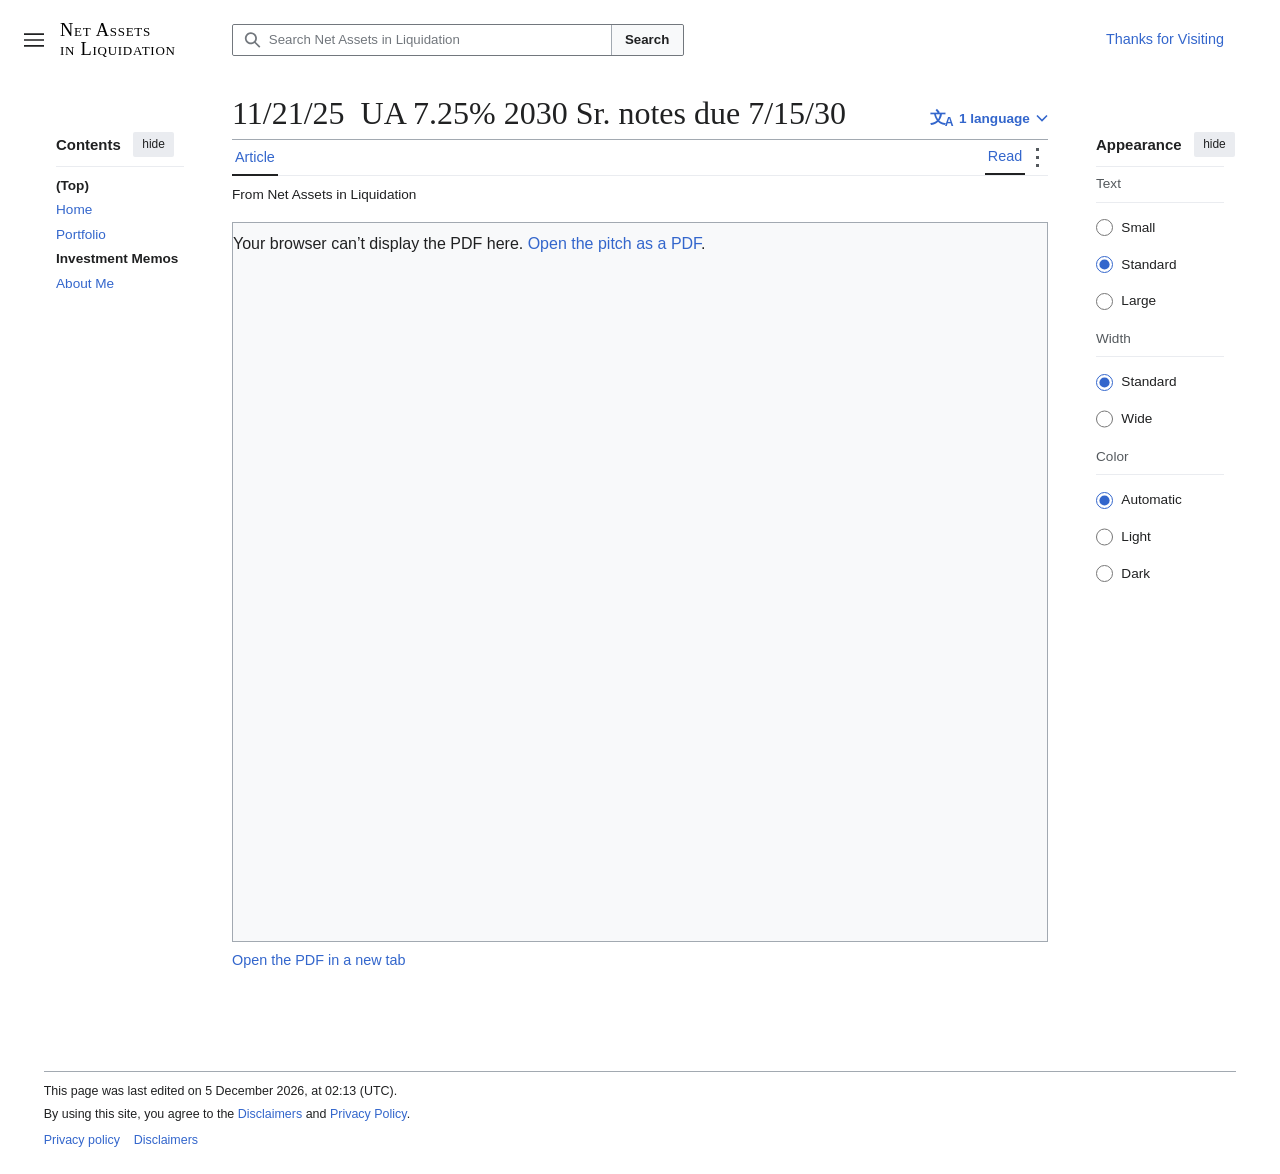
<file: memos/under-armour.html>
<!doctype html>
<html lang="en">
<head>
<meta charset="utf-8">
<meta name="viewport" content="width=device-width, initial-scale=1">
<title>11/21/25 UA 7.25% 2030 Sr. notes due 7/15/30 — Net Assets in Liquidation</title>
<meta name="description" content="College investment pitch: UA 7.25% 2030 Sr. notes due 7/15/30.">
<link rel="icon" href="../assets/favicon.ico?v=11" type="image/x-icon">
<link rel="stylesheet" href="../css/style.css?v=38571c">
<script src="../js/main.js?v=898658"></script>
</head>
<body data-root="../" data-page="memos">
<article>
<h1>11/21/25&nbsp; UA 7.25% 2030 Sr. notes due 7/15/30</h1>

<object class="pdf-embed" data="../pitches/under-armour.pdf#view=FitH" type="application/pdf" aria-label="UA 7.25% 2030 Sr. notes due 7/15/30 pitch (PDF)">
  <p>Your browser can&rsquo;t display the PDF here. <a href="../pitches/under-armour.pdf">Open the pitch as a PDF</a>.</p>
</object>
<p class="meta"><a href="../pitches/under-armour.pdf">Open the PDF in a new tab</a></p>
</article>
</body>
</html>
</file>
<file: css/style.css>
/* Vector-2022-style layout: header, left menu, content, right appearance panel */
:root {
  --bg: #fff;
  --page: #fff;
  --fg: #202122;
  --muted: #54595d;
  --link: #3366cc;
  --visited: #795cb2;
  --rule: #a2a9b1;
  --soft: #eaecf0;
  --box: #f8f9fa;
  --accent: #36c;
  --fs: 14px;
}
html.skin-dark {
  --bg: #101418; --page: #101418; --fg: #eaecf0; --muted: #a2a9b1;
  --link: #88a3e8; --visited: #a799cd; --rule: #54595d; --soft: #27292d; --box: #1b1f23; --accent: #88a3e8;
}
@media (prefers-color-scheme: dark) {
  html.skin-auto {
    --bg: #101418; --page: #101418; --fg: #eaecf0; --muted: #a2a9b1;
    --link: #88a3e8; --visited: #a799cd; --rule: #54595d; --soft: #27292d; --box: #1b1f23; --accent: #88a3e8;
  }
}
html.fs-small { --fs: 12.6px; }
html.fs-large { --fs: 16.8px; }

* { box-sizing: border-box; }
html { background: var(--bg); }
body {
  margin: 0; color: var(--fg); background: var(--bg);
  font: var(--fs)/1.6 -apple-system, "Segoe UI", Roboto, "Helvetica Neue", Arial, sans-serif;
}
a { color: var(--link); text-decoration: none; }
a:hover { text-decoration: underline; }
a:visited { color: var(--visited); }

/* Header */
.vector-header {
  position: sticky; top: 0; z-index: 10; height: 3.2em;
  display: flex; align-items: center; gap: 1.2em; padding: 0 1em;
  background: var(--bg); border-bottom: 1px solid var(--soft);
}
.vector-header .menu-btn { font-size: 1.4em; cursor: pointer; background: none; border: 0; color: var(--muted); padding: 0 .2em; }
.wordmark { display: flex; align-items: center; gap: .5em; width: 14em; color: var(--fg); }
.wordmark:hover { text-decoration: none; }
.wordmark .globe { width: 2.4em; height: 2.4em; border-radius: 50%; border: 2px solid var(--fg); display: grid; place-items: center; font: bold 1.1em Georgia, serif; }
.wordmark .name { font: 1.5em Georgia, "Linux Libertine", serif; line-height: 1; }
.wordmark .tag { display: block; font-size: .65em; color: var(--muted); font-family: inherit; }
.search { flex: 1; max-width: 36em; }
.search input {
  width: 100%; padding: .5em .8em; font: inherit; color: var(--fg);
  background: var(--box); border: 1px solid var(--rule); border-radius: 2px;
}
.search { position: relative; }
.search-results { position: absolute; left: 0; right: 0; top: 100%; background: var(--bg); border: 1px solid var(--rule); border-top: 0; display: none; box-shadow: 0 2px 4px rgba(0,0,0,.2); }
.search-results a { display: block; padding: .5em .8em; color: var(--fg); }
.search-results a:hover { background: var(--soft); text-decoration: none; }
.header-links { margin-left: auto; font-size: .9em; }

/* Three-column layout */
.layout {
  display: grid; grid-template-columns: 14em minmax(0, 1fr) 14em;
  gap: 0 1.5em; max-width: 1596px; margin: 0 auto; padding: 0 1em;
}
html.width-wide .layout { max-width: none; }
.sidebar-left, .sidebar-right { position: sticky; top: 3.2em; align-self: start; max-height: calc(100vh - 3.2em); overflow-y: auto; padding-top: 1.2em; }
.sidebar-left h3, .sidebar-right h3 { font-size: .75em; text-transform: none; color: var(--muted); font-weight: bold; margin: 0 0 .5em; padding-bottom: .4em; border-bottom: 1px solid var(--soft); }
.sidebar-left ul { list-style: none; margin: 0 0 1.5em; padding: 0; }
.sidebar-left li { margin: 0; }
.sidebar-left li a { display: block; padding: .3em .5em; border-left: 2px solid transparent; font-size: .9em; }
.sidebar-left li.active a { border-left-color: var(--accent); font-weight: bold; color: var(--fg); }

.appearance { font-size: .9em; }
.appearance fieldset { border: 0; margin: 0 0 1.2em; padding: 0; }
.appearance legend { font-weight: bold; margin-bottom: .4em; padding: 0; }
.appearance label { display: block; margin: .25em 0; cursor: pointer; }
.appearance input { margin-right: .4em; }
.appearance .sub { color: var(--muted); font-size: .85em; margin-left: 1.5em; display: block; }

/* Content */
.content { background: var(--page); padding: 1.2em 0 3em; min-width: 0; }
.tabs { display: flex; justify-content: space-between; border-bottom: 1px solid var(--rule); margin-bottom: 1em; font-size: .9em; }
.tabs a { display: inline-block; padding: .5em .8em; color: var(--link); }
.tabs a.sel { color: var(--fg); border-bottom: 2px solid var(--accent); margin-bottom: -1px; }
.content h1 { font: normal 1.8em/1.3 "Linux Libertine", Georgia, Times, serif; margin: 0 0 .25em; padding-bottom: .1em; border-bottom: 1px solid var(--rule); }
.site-sub { color: var(--muted); font-size: .85em; margin-bottom: 1.2em; }
.content h2 { font: normal 1.5em/1.3 "Linux Libertine", Georgia, Times, serif; margin: 1.1em 0 .5em; padding-bottom: .1em; border-bottom: 1px solid var(--rule); }
.content h3 { font-size: 1.2em; margin: 1em 0 .3em; }
.content p { margin: .5em 0 .9em; }
.meta, .updated { color: var(--muted); font-size: .9em; }
.disclaimer { font-size: .85em; color: var(--muted); font-style: italic; margin-top: 2em; }
.hatnote { font-style: italic; padding-left: 1.6em; margin: .5em 0 1em; }

ul.index { list-style: disc; padding-left: 1.6em; }
ul.index li { margin: .3em 0; }
ul.index .date { display: inline-block; min-width: 6em; color: var(--muted); font-size: .9em; }

/* Infobox */
.infobox {
  float: right; clear: right; width: 22em; margin: .4em 0 1em 1.4em;
  background: var(--box); border: 1px solid var(--rule); border-collapse: collapse; font-size: .88em; line-height: 1.5;
}
.infobox caption { font-weight: bold; font-size: 1.15em; padding: .4em; background: #cfe3ff; color: #202122; caption-side: top; text-align: center; }
html.skin-dark .infobox caption { background: #2a3b5e; color: #eaecf0; }
@media (prefers-color-scheme: dark) { html.skin-auto .infobox caption { background: #2a3b5e; color: #eaecf0; } }
.infobox th, .infobox td { padding: .3em .6em; vertical-align: top; text-align: left; }
.infobox th { width: 36%; font-weight: bold; }

/* Contents box */
.toc { display: inline-block; background: var(--box); border: 1px solid var(--rule); padding: .6em 1em; margin: .5em 0 1em; font-size: .95em; }
.toc strong { display: block; font-weight: bold; }
.toc ol { margin: .3em 0 0; padding-left: 1.4em; }

/* Tables */
table.data { width: 100%; border-collapse: collapse; margin: 1em 0; background: var(--box); }
table.data th, table.data td { border: 1px solid var(--rule); padding: .4em .6em; text-align: left; vertical-align: top; }
table.data th { background: var(--soft); text-align: center; }
.table-wrap { overflow-x: auto; }

/* Footnotes */
sup.fn { font-size: .75em; line-height: 1; }
.footnotes { margin-top: 2em; }
.footnotes::before { content: "References"; display: block; font: normal 1.5em Georgia, serif; border-bottom: 1px solid var(--rule); margin-bottom: .4em; }
.footnotes ol { padding-left: 2em; font-size: .9em; }

.page-footer { margin-top: 3em; padding-top: .8em; border-top: 1px solid var(--rule); color: var(--muted); font-size: .8em; clear: both; }

@media (max-width: 1000px) {
  .layout { grid-template-columns: 0 minmax(0, 1fr) 0; }
  .sidebar-left, .sidebar-right { display: none; }
  html.menu-open .sidebar-left { display: block; position: fixed; left: 0; top: 3.2em; width: 14em; background: var(--bg); z-index: 9; padding: 1em; border-right: 1px solid var(--soft); height: 100vh; }
  .wordmark { width: auto; }
  .wordmark .tag, .header-links { display: none; }
}
@media (max-width: 560px) { .infobox { float: none; width: 100%; margin: 0 0 1em; } }

/* explicit placement so hidden sidebars don't shift the content column */
.sidebar-left { grid-column: 1; }
.content { grid-column: 2; }
.sidebar-right { grid-column: 3; }

/* ---- Vector 2022 refinements ---- */
html.left-hidden .layout { grid-template-columns: 0 minmax(0, 1fr) 14em; }
html.right-hidden .layout { grid-template-columns: 14em minmax(0, 1fr) 0; }
html.left-hidden.right-hidden .layout { grid-template-columns: 0 minmax(0, 1fr) 0; }
html.left-hidden .sidebar-left, html.right-hidden .sidebar-right { display: none; }

.side-head { display: flex; align-items: center; justify-content: space-between; padding-bottom: .5em; margin-bottom: .6em; border-bottom: 1px solid var(--soft); font-size: .95em; }
.hide-btn { font: inherit; font-size: .85em; background: var(--soft); border: 0; border-radius: 2px; padding: .2em .7em; color: var(--fg); cursor: pointer; }
.mainmenu, .toc-list { list-style: none; margin: 0 0 1.5em; padding: 0; }
.mainmenu li.active a, .toc-list li.active > a { font-weight: bold; color: var(--fg); }
.sidebar-left li a { display: block; padding: .35em .3em; font-size: .95em; border-left: 0; }
.toc-list li.toc-top a { color: var(--fg); font-weight: bold; }
.toc-list li.active { box-shadow: -2px 0 0 var(--accent); padding-left: .3em; }
.toc-list li.active a { color: var(--fg); }

.appearance fieldset { margin: 0 0 1em; }
.appearance legend { font-weight: normal; color: var(--muted); width: 100%; padding-bottom: .4em; margin-bottom: .6em; border-bottom: 1px solid var(--soft); float: left; }
.appearance legend + label { clear: left; }
.appearance label { margin: .5em 0; font-size: 1em; }

.header-links a { color: var(--link); }

/* title, then tab row, then tagline */
.content h1 { font-size: 2em; border-bottom: 0; margin-bottom: 0; padding-bottom: .15em; }
.tabs { border-top: 1px solid var(--rule); border-bottom: 1px solid var(--soft); margin: 0 0 .6em; align-items: flex-end; }
.tabs a { padding: .6em .2em .5em; margin-right: 1.2em; }
.tabs span:last-child a { margin: 0; }
.tabs a.sel { border-bottom: 2px solid var(--fg); color: var(--fg); margin-bottom: -1px; }
.site-sub { color: var(--fg); font-size: 1em; margin: .6em 0 1.2em; }
.content > .tabs { margin-top: 0; }
.content h2 { font-size: 1.6em; }

/* infobox: bold title above a pale box */
.infobox { background: #f8f9fa; border: 1px solid #a2a9b1; border-collapse: separate; border-spacing: 0; width: 22em; }
.infobox caption { background: none; font-size: 1.15em; padding: .3em 0 .4em; color: var(--fg); }
.infobox th { white-space: nowrap; width: auto; padding-right: 1em; }
.infobox th, .infobox td { padding: .35em .6em; }
html.skin-dark .infobox { background: var(--box); border-color: var(--rule); }
@media (prefers-color-scheme: dark) { html.skin-auto .infobox { background: var(--box); border-color: var(--rule); } }

/* Vector hides the inline contents box (it lives in the left column) */
.toc { display: none; }

/* ---- spacing/alignment pass to match Vector 2022 ---- */
.layout { grid-template-columns: 12em minmax(0, 1fr) 12em; gap: 0 3em; padding: 0 2em; }
html.left-hidden .layout { grid-template-columns: 0 minmax(0, 1fr) 12em; }
html.right-hidden .layout { grid-template-columns: 12em minmax(0, 1fr) 0; }
html.left-hidden.right-hidden .layout { grid-template-columns: 0 minmax(0, 1fr) 0; }
.content { padding-top: 1.2em; }
/* side headers sit level with the Article/Read tab row, under the page title */
.sidebar-left, .sidebar-right { top: .2em; max-height: calc(100vh - .2em); padding-top: 4.3em; }
.side-head { font-size: 1.1em; padding-bottom: .6em; margin-bottom: .4em; }
.hide-btn { font-size: .8em; padding: .25em .8em; border-radius: 2px; }
.mainmenu, .toc-list { margin-bottom: 1.5em; }
.sidebar-left li a { padding: .5em 0; font-size: 1em; line-height: 1.5; }
.toc-list li.active { box-shadow: none; padding-left: 0; }
.appearance fieldset { margin: 0 0 .6em; }
.appearance legend { font-size: 1em; padding-bottom: .5em; margin-bottom: .5em; }
.appearance label { display: flex; align-items: center; margin: 0; padding: .55em 0; font-size: 1em; }
.appearance input { width: 1.3em; height: 1.3em; margin: 0 .6em 0 0; accent-color: #36c; }

/* ---- Vector-style search ---- */
.wordmark { width: auto; min-width: 14em; }
.wordmark .name { font-size: 1.35em; }
.search { flex: 0 1 38em; margin: 0 auto; }
.search input {
  height: 2.5em; padding: 0 .9em 0 2.6em; border: 1px solid transparent; border-radius: 2px;
  background: var(--soft); color: var(--fg); font-size: 1em; appearance: none; -webkit-appearance: none;
}
.search input::placeholder { color: var(--muted); opacity: 1; }
.search input:hover { border-color: var(--rule); }
.search input:focus { outline: 0; background: var(--bg); border-color: var(--accent); box-shadow: inset 0 0 0 1px var(--accent); }
.search input::-webkit-search-cancel-button { -webkit-appearance: none; }
.search-icon { position: absolute; left: .85em; top: 50%; transform: translateY(-50%); color: var(--muted); pointer-events: none; z-index: 1; }
.search-results { border-radius: 0 0 2px 2px; }

/* ---- header on the same 3-column grid as the page (Vector 2022) ---- */
.vector-header {
  display: grid; grid-template-columns: 13em minmax(0, 1fr) 13em; column-gap: 3em; gap: 0 3em;
  padding: 0 max(2em, calc(50% - 798px + 2em));
}
html.width-wide .vector-header { padding: 0 2em; }
.layout { grid-template-columns: 13em minmax(0, 1fr) 13em; }
html.left-hidden .layout { grid-template-columns: 0 minmax(0, 1fr) 13em; }
html.right-hidden .layout { grid-template-columns: 13em minmax(0, 1fr) 0; }
html.left-hidden.right-hidden .layout { grid-template-columns: 0 minmax(0, 1fr) 0; }
.hdr-left { display: flex; align-items: center; gap: .5em; white-space: nowrap; }
.vector-header .menu-btn { padding: 0 .3em 0 0; margin-left: -.2em; }
.wordmark { width: auto; min-width: 0; color: #000; }
.wordmark .name { font: normal 1.15em/1 "Linux Libertine", Georgia, Times, serif; color: #000; }
html.skin-dark .wordmark, html.skin-dark .wordmark .name { color: #fff; }
@media (prefers-color-scheme: dark) { html.skin-auto .wordmark, html.skin-auto .wordmark .name { color: #fff; } }
.search { flex: none; margin: 0; width: 100%; max-width: 40em; }
.header-links { margin-left: 0; text-align: right; align-self: center; }
@media (max-width: 1000px) {
  .vector-header { display: flex; padding: 0 1em; }
  .search { margin: 0 auto; }
  .header-links { margin-left: auto; }
}

/* ---- bordered search box with attached Search button; no header rule ---- */
.vector-header { border-bottom: 0; }
.search { display: flex; border: 1px solid #72777d; border-radius: 2px; background: #fff; height: 2.6em; }
.search:focus-within { border-color: var(--accent); box-shadow: inset 0 0 0 1px var(--accent); }
.search input { flex: 1; min-width: 0; height: 100%; border: 0; background: #fff; color: #202122; padding: 0 .8em 0 2.7em; border-radius: 2px 0 0 2px; }
.search input:hover, .search input:focus { border: 0; box-shadow: none; background: #fff; }
.search input::placeholder { color: #72777d; }
.search-icon { color: #72777d; width: 1.3em; height: 1.3em; left: .8em; }
.search-btn { border: 0; border-left: 1px solid #a2a9b1; background: #f8f9fa; color: #202122; font: bold 1em inherit; font-family: inherit; padding: 0 1em; cursor: pointer; border-radius: 0 2px 2px 0; }
.search-btn:hover { background: #eaecf0; }
.search-results { top: calc(100% + 1px); left: -1px; right: -1px; }
html.skin-dark .search, html.skin-dark .search input { background: #202122; color: #eaecf0; border-color: #72777d; }
html.skin-dark .search-btn { background: #27292d; color: #eaecf0; border-left-color: #54595d; }
@media (prefers-color-scheme: dark) {
  html.skin-auto .search, html.skin-auto .search input { background: #202122; color: #eaecf0; border-color: #72777d; }
  html.skin-auto .search-btn { background: #27292d; color: #eaecf0; border-left-color: #54595d; }
}

/* ---- smaller search, more room above the header ---- */
.vector-header { height: 4.6em; padding-top: .9em; padding-bottom: .5em; align-items: center; }
.search { height: 2.2em; max-width: 30em; font-size: .9em; }
.search-btn { font-size: .95em; }
.sidebar-left, .sidebar-right { top: .4em; }
@media (max-width: 1000px) { html.menu-open .sidebar-left { top: 4.6em; } }

/* ---- two-line wordmark, larger menu button ---- */
.wordmark .name { font-size: 1.3em; line-height: 1.1; }
.vector-header .menu-btn { font-size: 2em; line-height: 1; padding: 0 .2em 0 0; }
.hdr-left { gap: .6em; }

/* ---- indent menu button + wordmark, as the Vector header does ---- */
.vector-header .menu-btn { margin-left: 0; }
.hdr-left { padding-left: 1em; }

/* ---- slimmer menu icon, mid-sized search ---- */
.vector-header .menu-btn { display: flex; align-items: center; padding: 0; color: var(--fg); line-height: 0; }
.search { height: 2.5em; max-width: 36em; font-size: 1em; }
.search-btn { font-size: 1em; }

/* ---- tighter Contents list ---- */
.sidebar-left li a { padding: .2em 0; line-height: 1.4; }
.toc-list { margin-top: .6em; }

/* ---- (Top) item; hide button sits next to the heading ---- */
.side-head { justify-content: flex-start; gap: .8em; }
.toc-list li.toc-top a { color: var(--link); font-weight: normal; }

/* ---- header like Wikipedia's: wide thin menu icon left of the column edge, small-caps wordmark ---- */
.hdr-left { padding-left: 0; gap: 2em; }
.vector-header .menu-btn { margin-left: -1.4em; color: #202122; }
.vector-header .menu-btn svg { width: 1.7em; height: 1.7em; display: block; }
html.skin-dark .vector-header .menu-btn { color: #eaecf0; }
@media (prefers-color-scheme: dark) { html.skin-auto .vector-header .menu-btn { color: #eaecf0; } }
.wordmark .name { font: normal 1.45em/1.05 "Linux Libertine", Georgia, Times, serif; font-variant: small-caps; letter-spacing: .02em; }
.toc-list li.toc-top a { color: var(--fg); font-weight: bold; }
@media (max-width: 1000px) { .vector-header .menu-btn { margin-left: 0; } .hdr-left { gap: 1em; } }

/* ---- fix: em units on the menu button were doubling (font-size 2em) ---- */
.vector-header .menu-btn { font-size: 1em; margin-left: -1.4em; }
.wordmark .name { font-size: 1.85em; line-height: 1; }
.hdr-left { gap: 2em; }
@media (max-width: 1000px) { .vector-header .menu-btn { margin-left: 0; } }

.wordmark .name { font-size: 1.4em; line-height: 1.05; letter-spacing: .01em; }
.hdr-left { gap: 1.6em; }

.wordmark .name { font-size: 1.15em; }
.vector-header .menu-btn { margin-left: 0; }
.hdr-left { padding-left: 1em; gap: 1.4em; }

/* ---- wider side margins ---- */
.layout { padding: 0 3.5em; }
.vector-header { padding-left: max(3.5em, calc(50% - 798px + 3.5em)); padding-right: max(3.5em, calc(50% - 798px + 3.5em)); }
html.width-wide .vector-header { padding-left: 3.5em; padding-right: 3.5em; }
@media (max-width: 1000px) { .layout { padding: 0 1.2em; } .vector-header { padding-left: 1em; padding-right: 1em; } }

/* ---- larger type; narrower, centred middle column ---- */
:root { --fs: 16px; --cw: 46em; }
html.fs-small { --fs: 14px; }
html.fs-large { --fs: 18.5px; }
.layout, .vector-header { grid-template-columns: 13em minmax(0, var(--cw)) 13em; justify-content: center; }
html.left-hidden .layout { grid-template-columns: 0 minmax(0, var(--cw)) 13em; }
html.right-hidden .layout { grid-template-columns: 13em minmax(0, var(--cw)) 0; }
html.left-hidden.right-hidden .layout { grid-template-columns: 0 minmax(0, var(--cw)) 0; }
html.width-wide .layout, html.width-wide .vector-header { grid-template-columns: 13em minmax(0, 1fr) 13em; }
html.width-wide.left-hidden .layout { grid-template-columns: 0 minmax(0, 1fr) 13em; }
html.width-wide.right-hidden .layout { grid-template-columns: 13em minmax(0, 1fr) 0; }
html.width-wide.left-hidden.right-hidden .layout { grid-template-columns: 0 minmax(0, 1fr) 0; }
.vector-header { padding-left: 3.5em; padding-right: 3.5em; }
@media (max-width: 1000px) {
  .layout { grid-template-columns: 0 minmax(0, 1fr) 0; }
  html.width-wide .layout, html.left-hidden .layout, html.right-hidden .layout { grid-template-columns: 0 minmax(0, 1fr) 0; }
  .vector-header { padding-left: 1em; padding-right: 1em; }
}

/* ---- narrower side columns (one knob: --sw) ---- */
:root { --sw: 10.5em; }
.layout, .vector-header { grid-template-columns: var(--sw) minmax(0, var(--cw)) var(--sw); }
html.left-hidden .layout { grid-template-columns: 0 minmax(0, var(--cw)) var(--sw); }
html.right-hidden .layout { grid-template-columns: var(--sw) minmax(0, var(--cw)) 0; }
html.left-hidden.right-hidden .layout { grid-template-columns: 0 minmax(0, var(--cw)) 0; }
html.width-wide .layout, html.width-wide .vector-header { grid-template-columns: var(--sw) minmax(0, 1fr) var(--sw); }
html.width-wide.left-hidden .layout { grid-template-columns: 0 minmax(0, 1fr) var(--sw); }
html.width-wide.right-hidden .layout { grid-template-columns: var(--sw) minmax(0, 1fr) 0; }
html.width-wide.left-hidden.right-hidden .layout { grid-template-columns: 0 minmax(0, 1fr) 0; }
@media (max-width: 1000px) {
  .layout, html.width-wide .layout, html.left-hidden .layout, html.right-hidden .layout { grid-template-columns: 0 minmax(0, 1fr) 0; }
}

:root { --sw: 9em; }
.hdr-left { padding-left: .5em; gap: 1em; }

/* ---- smaller side columns; bold Search button (the old `font` shorthand was invalid) ---- */
:root { --sw: 8em; }
.sidebar-left, .sidebar-right { font-size: .9em; }
.search-btn { font-family: inherit; font-size: 1em; font-weight: 700; }

/* ---- search box back to its earlier size (14px text, 35px tall, 504px wide) now that the page text is 16px ---- */
.search { font-size: .875em; height: 2.5em; max-width: 36em; }

/* ---- shift menu icon + title left, away from the search box ---- */
.hdr-left { padding-left: 0; margin-left: -2em; }
@media (max-width: 1000px) { .hdr-left { margin-left: 0; } }

/* ---- Article / Read tabs stay blue ---- */
.tabs a, .tabs a:visited, .tabs a.sel, .tabs a.sel:visited { color: var(--link); }

/* ---- slightly smaller menu icon (was 1.7em) ---- */
.vector-header .menu-btn svg { width: 1.45em; height: 1.45em; }

/* ---- language selector (title row) and tools dots (tab row) ---- */
.title-row { display: flex; align-items: flex-end; justify-content: space-between; gap: 1em; position: relative; }
.title-row h1 { margin-bottom: 0; }
.lang { position: relative; padding-bottom: .55em; }
.lang-btn { display: inline-flex; align-items: center; gap: .45em; background: none; border: 0; padding: 0; font: inherit; font-weight: 700; color: var(--link); cursor: pointer; white-space: nowrap; }
.lang-icon { font-size: 1.25em; line-height: 1; letter-spacing: -.05em; }
.lang-icon small { font-size: .75em; vertical-align: -.25em; }
.lang-menu { position: absolute; right: 0; top: 100%; background: var(--bg); border: 1px solid var(--rule); box-shadow: 0 2px 6px rgba(0,0,0,.2); padding: .4em 1em; z-index: 5; }
.lang-menu[hidden] { display: none; }
.tabs span:last-child { display: flex; align-items: flex-end; }
.dots { background: none; border: 0; padding: .6em 0 .5em .9em; margin-left: .6em; color: #54595d; cursor: pointer; display: flex; align-items: center; }
html.skin-dark .dots { color: #a2a9b1; }
@media (prefers-color-scheme: dark) { html.skin-auto .dots { color: #a2a9b1; } }

/* ---- smaller language selector, centred and wider-spaced dots ---- */
.lang-btn { font-size: .85em; }
.lang-icon { font-size: 1.2em; }
.tabs span:last-child { align-items: center; }
.dots { padding: 0 0 0 .9em; margin-left: .6em; align-self: center; line-height: 0; }
.dots svg { display: block; }

/* ---- Appearance panel scrolls with the page and can't be hidden ---- */
.sidebar-right { position: static; max-height: none; overflow: visible; }
html.right-hidden .sidebar-right { display: block; }
.thanks { color: var(--link); }

/* ---- Appearance hides again; still scrolls with the page ---- */
html.right-hidden .sidebar-right { display: none; }

/* ---- wider main column (one knob: --cw) ---- */
:root { --cw: 54em; }

/* ---- shorter Article / Read bar ---- */
.tabs a { padding: .35em .2em .3em; }

/* ---- smaller "From Net Assets in Liquidation" line ---- */
.site-sub { font-size: .85em; }

blockquote { margin: 1em 0 1em 1.6em; padding: .1em 1em; border-left: 3px solid var(--rule); color: var(--fg); }
.content ol, .content ul { margin: .4em 0 1em; }

/* ---- General Disclaimer and Release ---- */
.legal { clear: both; margin-top: 2.5em; color: var(--muted); font-size: .8em; line-height: 1.5; }
.legal h2 { font-size: 1.4em; color: var(--fg); }

/* disclaimer now lives inside the footer */
.page-footer .legal { margin-top: 0; }

/* ---- Wikipedia-style page footer ---- */
.vector-footer { max-width: 1596px; margin: 3em auto 0; padding: 1.2em 3.5em 3em; border-top: 1px solid var(--rule); font-size: .9em; line-height: 1.6; }
.vector-footer { position: relative; }
html.width-wide .vector-footer { max-width: none; }
.vector-footer p { margin: 0 0 .9em; }
.footer-links { list-style: none; margin: 1.4em 0 0; padding: 0; display: flex; flex-wrap: wrap; gap: .5em 1.4em; }
@media (max-width: 1000px) { .vector-footer { padding: 1.2em 1.2em 2em; } }

/* footer rule stops at the page margins instead of running edge to edge */
.vector-footer { width: calc(100% - 7em); max-width: calc(1596px - 7em); padding: 1.2em 0 3em; }
html.width-wide .vector-footer { max-width: none; }
@media (max-width: 1000px) { .vector-footer { width: calc(100% - 2.4em); padding: 1.2em 0 2em; } }

/* smaller, tighter footer text */
.vector-footer { font-size: .78em; line-height: 1.35; padding: .9em 0 2em; }
.vector-footer p { margin: 0 0 .45em; }
.footer-links { margin-top: .8em; gap: .3em 1.1em; }

/* Appearance form had its own .9em on top of the sidebar's .9em, so its heading sat higher than Contents */
.appearance { font-size: 1em; }

/* search box a touch smaller (was 2.5em tall / 36em wide / .875em text) */
.search { font-size: .83em; height: 2.4em; max-width: 34em; }

/* wordmark: Linux Libertine-style serif small caps like Wikipedia's logo type */
.wordmark .name {
  font-family: "Linux Libertine", "Linux Libertine O", "Libertinus Serif", "Hoefler Text", "Baskerville", "Palatino Linotype", Palatino, Georgia, serif;
  font-weight: 400; font-variant: small-caps; letter-spacing: .04em;
}

/* Contents and Appearance text a touch smaller (was .9em) */
.sidebar-left, .sidebar-right { font-size: .85em; }

/* menu icon a bit smaller (was 1.45em) */
.vector-header .menu-btn svg { width: 1.25em; height: 1.25em; }

/* both side columns scroll with the page so their headings always stay level */
.sidebar-left { position: static; max-height: none; overflow: visible; }
@media (max-width: 1000px) { html.menu-open .sidebar-left { position: fixed; } }

/* three dots sit right beside Read, with room on the right so they don't hang off the edge */
.dots { margin-left: .2em; padding: 0 .7em 0 .6em; }

/* darker table borders; sortable headings */
table.data, table.data th, table.data td { border-color: #72777d; }
html.skin-dark table.data, html.skin-dark table.data th, html.skin-dark table.data td { border-color: #8a9099; }
@media (prefers-color-scheme: dark) { html.skin-auto table.data, html.skin-auto table.data th, html.skin-auto table.data td { border-color: #8a9099; } }
table.data th { cursor: pointer; user-select: none; padding-right: 1.6em; position: relative; }
table.data th::after { content: "\21C5"; position: absolute; right: .45em; top: 50%; transform: translateY(-50%); font-size: .8em; color: var(--muted); font-weight: normal; }
table.data th[aria-sort="ascending"]::after { content: "\2191"; color: var(--link); }
table.data th[aria-sort="descending"]::after { content: "\2193"; color: var(--link); }
table.data th:hover { background: var(--rule); }

/* Wikipedia-style sort triangles */
table.data th::after { content: ""; width: 9px; height: 14px; font-size: 0; background: url("data:image/svg+xml,%3Csvg%20xmlns%3D%22http%3A%2F%2Fwww.w3.org%2F2000%2Fsvg%22%20width%3D%229%22%20height%3D%2214%22%20viewBox%3D%220%200%209%2014%22%3E%3Cpath%20d%3D%22M4.5%200L9%205.5H0z%22%20fill%3D%22%23a2a9b1%22%2F%3E%3Cpath%20d%3D%22M4.5%2014L9%208.5H0z%22%20fill%3D%22%23a2a9b1%22%2F%3E%3C%2Fsvg%3E") center/contain no-repeat; }
table.data th[aria-sort="ascending"]::after { content: ""; background: url("data:image/svg+xml,%3Csvg%20xmlns%3D%22http%3A%2F%2Fwww.w3.org%2F2000%2Fsvg%22%20width%3D%229%22%20height%3D%2214%22%20viewBox%3D%220%200%209%2014%22%3E%3Cpath%20d%3D%22M4.5%200L9%205.5H0z%22%20fill%3D%22%23202122%22%2F%3E%3Cpath%20d%3D%22M4.5%2014L9%208.5H0z%22%20fill%3D%22%23a2a9b1%22%2F%3E%3C%2Fsvg%3E") center/contain no-repeat; }
table.data th[aria-sort="descending"]::after { content: ""; background: url("data:image/svg+xml,%3Csvg%20xmlns%3D%22http%3A%2F%2Fwww.w3.org%2F2000%2Fsvg%22%20width%3D%229%22%20height%3D%2214%22%20viewBox%3D%220%200%209%2014%22%3E%3Cpath%20d%3D%22M4.5%200L9%205.5H0z%22%20fill%3D%22%23a2a9b1%22%2F%3E%3Cpath%20d%3D%22M4.5%2014L9%208.5H0z%22%20fill%3D%22%23202122%22%2F%3E%3C%2Fsvg%3E") center/contain no-repeat; }
html.skin-dark table.data th::after { content: ""; width: 9px; height: 14px; font-size: 0; background: url("data:image/svg+xml,%3Csvg%20xmlns%3D%22http%3A%2F%2Fwww.w3.org%2F2000%2Fsvg%22%20width%3D%229%22%20height%3D%2214%22%20viewBox%3D%220%200%209%2014%22%3E%3Cpath%20d%3D%22M4.5%200L9%205.5H0z%22%20fill%3D%22%2372777d%22%2F%3E%3Cpath%20d%3D%22M4.5%2014L9%208.5H0z%22%20fill%3D%22%2372777d%22%2F%3E%3C%2Fsvg%3E") center/contain no-repeat; }
html.skin-dark table.data th[aria-sort="ascending"]::after { content: ""; background: url("data:image/svg+xml,%3Csvg%20xmlns%3D%22http%3A%2F%2Fwww.w3.org%2F2000%2Fsvg%22%20width%3D%229%22%20height%3D%2214%22%20viewBox%3D%220%200%209%2014%22%3E%3Cpath%20d%3D%22M4.5%200L9%205.5H0z%22%20fill%3D%22%23eaecf0%22%2F%3E%3Cpath%20d%3D%22M4.5%2014L9%208.5H0z%22%20fill%3D%22%2372777d%22%2F%3E%3C%2Fsvg%3E") center/contain no-repeat; }
html.skin-dark table.data th[aria-sort="descending"]::after { content: ""; background: url("data:image/svg+xml,%3Csvg%20xmlns%3D%22http%3A%2F%2Fwww.w3.org%2F2000%2Fsvg%22%20width%3D%229%22%20height%3D%2214%22%20viewBox%3D%220%200%209%2014%22%3E%3Cpath%20d%3D%22M4.5%200L9%205.5H0z%22%20fill%3D%22%2372777d%22%2F%3E%3Cpath%20d%3D%22M4.5%2014L9%208.5H0z%22%20fill%3D%22%23eaecf0%22%2F%3E%3C%2Fsvg%3E") center/contain no-repeat; }
@media (prefers-color-scheme: dark) {
html.skin-auto table.data th::after { content: ""; width: 9px; height: 14px; font-size: 0; background: url("data:image/svg+xml,%3Csvg%20xmlns%3D%22http%3A%2F%2Fwww.w3.org%2F2000%2Fsvg%22%20width%3D%229%22%20height%3D%2214%22%20viewBox%3D%220%200%209%2014%22%3E%3Cpath%20d%3D%22M4.5%200L9%205.5H0z%22%20fill%3D%22%2372777d%22%2F%3E%3Cpath%20d%3D%22M4.5%2014L9%208.5H0z%22%20fill%3D%22%2372777d%22%2F%3E%3C%2Fsvg%3E") center/contain no-repeat; }
html.skin-auto table.data th[aria-sort="ascending"]::after { content: ""; background: url("data:image/svg+xml,%3Csvg%20xmlns%3D%22http%3A%2F%2Fwww.w3.org%2F2000%2Fsvg%22%20width%3D%229%22%20height%3D%2214%22%20viewBox%3D%220%200%209%2014%22%3E%3Cpath%20d%3D%22M4.5%200L9%205.5H0z%22%20fill%3D%22%23eaecf0%22%2F%3E%3Cpath%20d%3D%22M4.5%2014L9%208.5H0z%22%20fill%3D%22%2372777d%22%2F%3E%3C%2Fsvg%3E") center/contain no-repeat; }
html.skin-auto table.data th[aria-sort="descending"]::after { content: ""; background: url("data:image/svg+xml,%3Csvg%20xmlns%3D%22http%3A%2F%2Fwww.w3.org%2F2000%2Fsvg%22%20width%3D%229%22%20height%3D%2214%22%20viewBox%3D%220%200%209%2014%22%3E%3Cpath%20d%3D%22M4.5%200L9%205.5H0z%22%20fill%3D%22%2372777d%22%2F%3E%3Cpath%20d%3D%22M4.5%2014L9%208.5H0z%22%20fill%3D%22%23eaecf0%22%2F%3E%3C%2Fsvg%3E") center/contain no-repeat; }
}
table.data th { padding-right: 1.9em; }
table.data th::after { right: .6em; }

/* everything except the company name is right-aligned */
table.data th:not(:first-child), table.data td:not(:first-child) { text-align: right; }

/* sort triangles: text-dark, more room from the cell wall; only the active triangle shows once sorted */
table.data th { padding-right: 2.6em; }
table.data th::after { right: 1em; }
table.data th::after { background: url("data:image/svg+xml,%3Csvg%20xmlns%3D%22http%3A%2F%2Fwww.w3.org%2F2000%2Fsvg%22%20width%3D%229%22%20height%3D%2214%22%20viewBox%3D%220%200%209%2014%22%3E%3Cpath%20d%3D%22M4.5%200L9%205.5H0z%22%20fill%3D%22%23202122%22%2F%3E%3Cpath%20d%3D%22M4.5%2014L9%208.5H0z%22%20fill%3D%22%23202122%22%2F%3E%3C%2Fsvg%3E") center/contain no-repeat; }
table.data th[aria-sort="ascending"]::after { background: url("data:image/svg+xml,%3Csvg%20xmlns%3D%22http%3A%2F%2Fwww.w3.org%2F2000%2Fsvg%22%20width%3D%229%22%20height%3D%2214%22%20viewBox%3D%220%200%209%2014%22%3E%3Cpath%20d%3D%22M4.5%200L9%205.5H0z%22%20fill%3D%22%23202122%22%2F%3E%3Cpath%20d%3D%22M4.5%2014L9%208.5H0z%22%20fill%3D%22none%22%2F%3E%3C%2Fsvg%3E") center/contain no-repeat; }
table.data th[aria-sort="descending"]::after { background: url("data:image/svg+xml,%3Csvg%20xmlns%3D%22http%3A%2F%2Fwww.w3.org%2F2000%2Fsvg%22%20width%3D%229%22%20height%3D%2214%22%20viewBox%3D%220%200%209%2014%22%3E%3Cpath%20d%3D%22M4.5%200L9%205.5H0z%22%20fill%3D%22none%22%2F%3E%3Cpath%20d%3D%22M4.5%2014L9%208.5H0z%22%20fill%3D%22%23202122%22%2F%3E%3C%2Fsvg%3E") center/contain no-repeat; }
html.skin-dark table.data th::after { background: url("data:image/svg+xml,%3Csvg%20xmlns%3D%22http%3A%2F%2Fwww.w3.org%2F2000%2Fsvg%22%20width%3D%229%22%20height%3D%2214%22%20viewBox%3D%220%200%209%2014%22%3E%3Cpath%20d%3D%22M4.5%200L9%205.5H0z%22%20fill%3D%22%23eaecf0%22%2F%3E%3Cpath%20d%3D%22M4.5%2014L9%208.5H0z%22%20fill%3D%22%23eaecf0%22%2F%3E%3C%2Fsvg%3E") center/contain no-repeat; }
html.skin-dark table.data th[aria-sort="ascending"]::after { background: url("data:image/svg+xml,%3Csvg%20xmlns%3D%22http%3A%2F%2Fwww.w3.org%2F2000%2Fsvg%22%20width%3D%229%22%20height%3D%2214%22%20viewBox%3D%220%200%209%2014%22%3E%3Cpath%20d%3D%22M4.5%200L9%205.5H0z%22%20fill%3D%22%23eaecf0%22%2F%3E%3Cpath%20d%3D%22M4.5%2014L9%208.5H0z%22%20fill%3D%22none%22%2F%3E%3C%2Fsvg%3E") center/contain no-repeat; }
html.skin-dark table.data th[aria-sort="descending"]::after { background: url("data:image/svg+xml,%3Csvg%20xmlns%3D%22http%3A%2F%2Fwww.w3.org%2F2000%2Fsvg%22%20width%3D%229%22%20height%3D%2214%22%20viewBox%3D%220%200%209%2014%22%3E%3Cpath%20d%3D%22M4.5%200L9%205.5H0z%22%20fill%3D%22none%22%2F%3E%3Cpath%20d%3D%22M4.5%2014L9%208.5H0z%22%20fill%3D%22%23eaecf0%22%2F%3E%3C%2Fsvg%3E") center/contain no-repeat; }
@media (prefers-color-scheme: dark) {
html.skin-auto table.data th::after { background: url("data:image/svg+xml,%3Csvg%20xmlns%3D%22http%3A%2F%2Fwww.w3.org%2F2000%2Fsvg%22%20width%3D%229%22%20height%3D%2214%22%20viewBox%3D%220%200%209%2014%22%3E%3Cpath%20d%3D%22M4.5%200L9%205.5H0z%22%20fill%3D%22%23eaecf0%22%2F%3E%3Cpath%20d%3D%22M4.5%2014L9%208.5H0z%22%20fill%3D%22%23eaecf0%22%2F%3E%3C%2Fsvg%3E") center/contain no-repeat; }
html.skin-auto table.data th[aria-sort="ascending"]::after { background: url("data:image/svg+xml,%3Csvg%20xmlns%3D%22http%3A%2F%2Fwww.w3.org%2F2000%2Fsvg%22%20width%3D%229%22%20height%3D%2214%22%20viewBox%3D%220%200%209%2014%22%3E%3Cpath%20d%3D%22M4.5%200L9%205.5H0z%22%20fill%3D%22%23eaecf0%22%2F%3E%3Cpath%20d%3D%22M4.5%2014L9%208.5H0z%22%20fill%3D%22none%22%2F%3E%3C%2Fsvg%3E") center/contain no-repeat; }
html.skin-auto table.data th[aria-sort="descending"]::after { background: url("data:image/svg+xml,%3Csvg%20xmlns%3D%22http%3A%2F%2Fwww.w3.org%2F2000%2Fsvg%22%20width%3D%229%22%20height%3D%2214%22%20viewBox%3D%220%200%209%2014%22%3E%3Cpath%20d%3D%22M4.5%200L9%205.5H0z%22%20fill%3D%22none%22%2F%3E%3Cpath%20d%3D%22M4.5%2014L9%208.5H0z%22%20fill%3D%22%23eaecf0%22%2F%3E%3C%2Fsvg%3E") center/contain no-repeat; }
}

/* ::after has font-size 0, so em offsets collapsed to 0; use pixels */
table.data th { padding-right: 34px; }
table.data th::after { right: 14px; }

/* embedded PDF pitch */
.pdf-embed { display: block; width: 100%; height: 80vh; min-height: 560px; border: 1px solid var(--rule); background: var(--box); }

/* bigger, easier-to-see asterisk links; a footnotes block with its own heading */
a.star { font-size: 1.6em; font-weight: 700; line-height: 0; margin-left: .15em; vertical-align: -.2em; }
.footnotes-titled::before { content: none; }
.footnotes-titled h2 { margin-top: 2em; }
.footnotes-titled p { font-size: .9em; }

/* footnote block on the memos page (no inherited "References" title) and larger asterisks */
.note-block h2 { margin-top: 2em; }
.note-block p { font-size: .9em; }
a.star { font-size: 2.4em; vertical-align: -.35em; margin-left: .1em; }

a.star { font-size: 1.9em; vertical-align: -.25em; }

a.star { font-size: 1.35em; vertical-align: -.1em; }

.infobox .handle { display: block; font-size: .85em; font-weight: 400; margin-top: .1em; }

a.star { font-size: 1.15em; vertical-align: -.05em; }

a.star + a.star { margin-left: .3em; }

a.star.dagger { font-size: .8em; font-weight: 400; vertical-align: .3em; }

/* footnote lines sit directly under each other */
.note-block p { margin: 0; }

/* figures (e.g. the Saker valuation table) */
.figure { margin: 1em 0 1.4em; }
.figure img { display: block; width: 100%; max-width: 560px; height: auto; border: 1px solid var(--rule); background: #fff; }

/* centred, Wikipedia-thumbnail style figure */
.figure { width: 24em; max-width: 100%; margin: 1.2em auto 1.6em; padding: .4em; background: var(--box); border: 1px solid var(--rule); text-align: center; }
.figure img { width: 100%; max-width: none; border: 1px solid var(--rule); margin: 0 auto; }
.figure figcaption { font-size: .85em; line-height: 1.4; text-align: left; padding: .5em .2em .1em; color: var(--fg); }

/* figure floats to the right of the text, like a Wikipedia thumbnail */
.figure { float: right; clear: right; width: 22em; max-width: 45%; margin: .3em 0 1em 1.4em; }
@media (max-width: 700px) { .figure { float: none; max-width: 100%; width: 24em; margin: 1em auto; } }

/* Sidebars (Contents, Appearance) follow the page as you scroll */
@media (min-width: 1001px) {
  .sidebar-left, .sidebar-right { position: sticky; top: 1.6em; align-self: start; max-height: calc(100vh - 1.6em); overflow-y: auto; padding-top: 4.3em; padding-right: 1.2em; margin-right: -1.2em; }
}

/* Easier-reading variant (body[data-style="readable"]): wiki layout kept, subheads shrunk to run-in bold labels */
body[data-style="readable"] .content h2 { font: 700 1em/1.5 -apple-system, "Segoe UI", Roboto, "Helvetica Neue", Arial, sans-serif; border-bottom: 0; margin: 1.6em 0 .2em; }
body[data-style="readable"] .content p, body[data-style="readable"] .content li { line-height: 1.7; }
body[data-style="readable"] .content ol li { margin: .4em 0; }
body[data-style="readable"] .footnotes::before { font: 700 1em -apple-system, "Segoe UI", Roboto, Arial, sans-serif; border-bottom: 0; }

/* ---- Mobile: collapse to a single column and fit the header (last, so it wins the cascade) ---- */
@media (max-width: 1000px) {
  .layout, html.width-wide .layout { display: block; padding: 0 1.2em; }
  .vector-header { display: flex; gap: .8em; height: auto; min-height: 3.6em; padding: .5em 1em; }
  .hdr-left { margin-left: 0; gap: .7em; flex: none; }
  .search, html.width-wide .search { flex: 1 1 auto; min-width: 0; width: auto; max-width: none; margin: 0; }
  html.menu-open .sidebar-left { top: 3.6em; width: min(16em, 80vw); padding-top: 1em; overflow-y: auto; box-shadow: 2px 0 6px rgba(0,0,0,.2); }
}
@media (max-width: 560px) {
  .wordmark .name { font-size: .95em; }
  .search-btn { display: none; }
  .search input { padding-right: .5em; }
  .layout, html.width-wide .layout { padding: 0 1em; }
  .content h1 { font-size: 1.6em; overflow-wrap: anywhere; }
  .lang { display: none; }
  .vector-footer, html.width-wide .vector-footer { width: calc(100% - 2em); }
  .pdf-embed { height: 70vh; min-height: 420px; }
  .table-wrap, .content pre { max-width: 100%; }
  .content img, .figure img { max-width: 100%; height: auto; }
}
@media (max-width: 560px) {
  table.data { font-size: .85em; }
  table.data th, table.data td { padding: .4em .4em; }
  table.data th { padding-right: 20px; }
  table.data th::after { right: 6px; }
}

/* compact numbered lists (e.g. the LogicMark timeline) */
.content ol.compact li, body[data-style="readable"] .content ol.compact li { margin: 0; line-height: 1.4; }

/* larger figures in the memos; text wraps around them on desktop, stacks on phones */
.figure.figure-lg { float: right; clear: right; width: 36em; max-width: 58%; margin: .3em 0 1em 1.6em; }
@media (max-width: 700px) { .figure.figure-lg { float: none; width: 100%; max-width: 100%; margin: 1em 0; } }

/* a heading right after a floated figure starts below it instead of beside it */
.figure.figure-lg + h2 { clear: both; }

/* centred figures in the memos (no text wrap); full width on phones */
.figure.figure-center { float: none; clear: both; width: 36em; max-width: 100%; margin: 1.4em auto 1.6em; }

/* bold the list numbers in the LogicMark timeline */
.content ol.compact li::marker { font-weight: bold; }

/* zero-height anchor on the rule, just right of the About Me heading, so Lurk peeks up beside the text */
h1:has(.rule-anchor) { position: relative; }
h1 .rule-anchor { position: absolute; left: calc(100% + .6em); top: 100%; width: 4em; height: 0; }

/* keep the sticky header above Piixpal's overlay so pals slide under the search bar */
.vector-header { z-index: 2147483647; }
</file>
